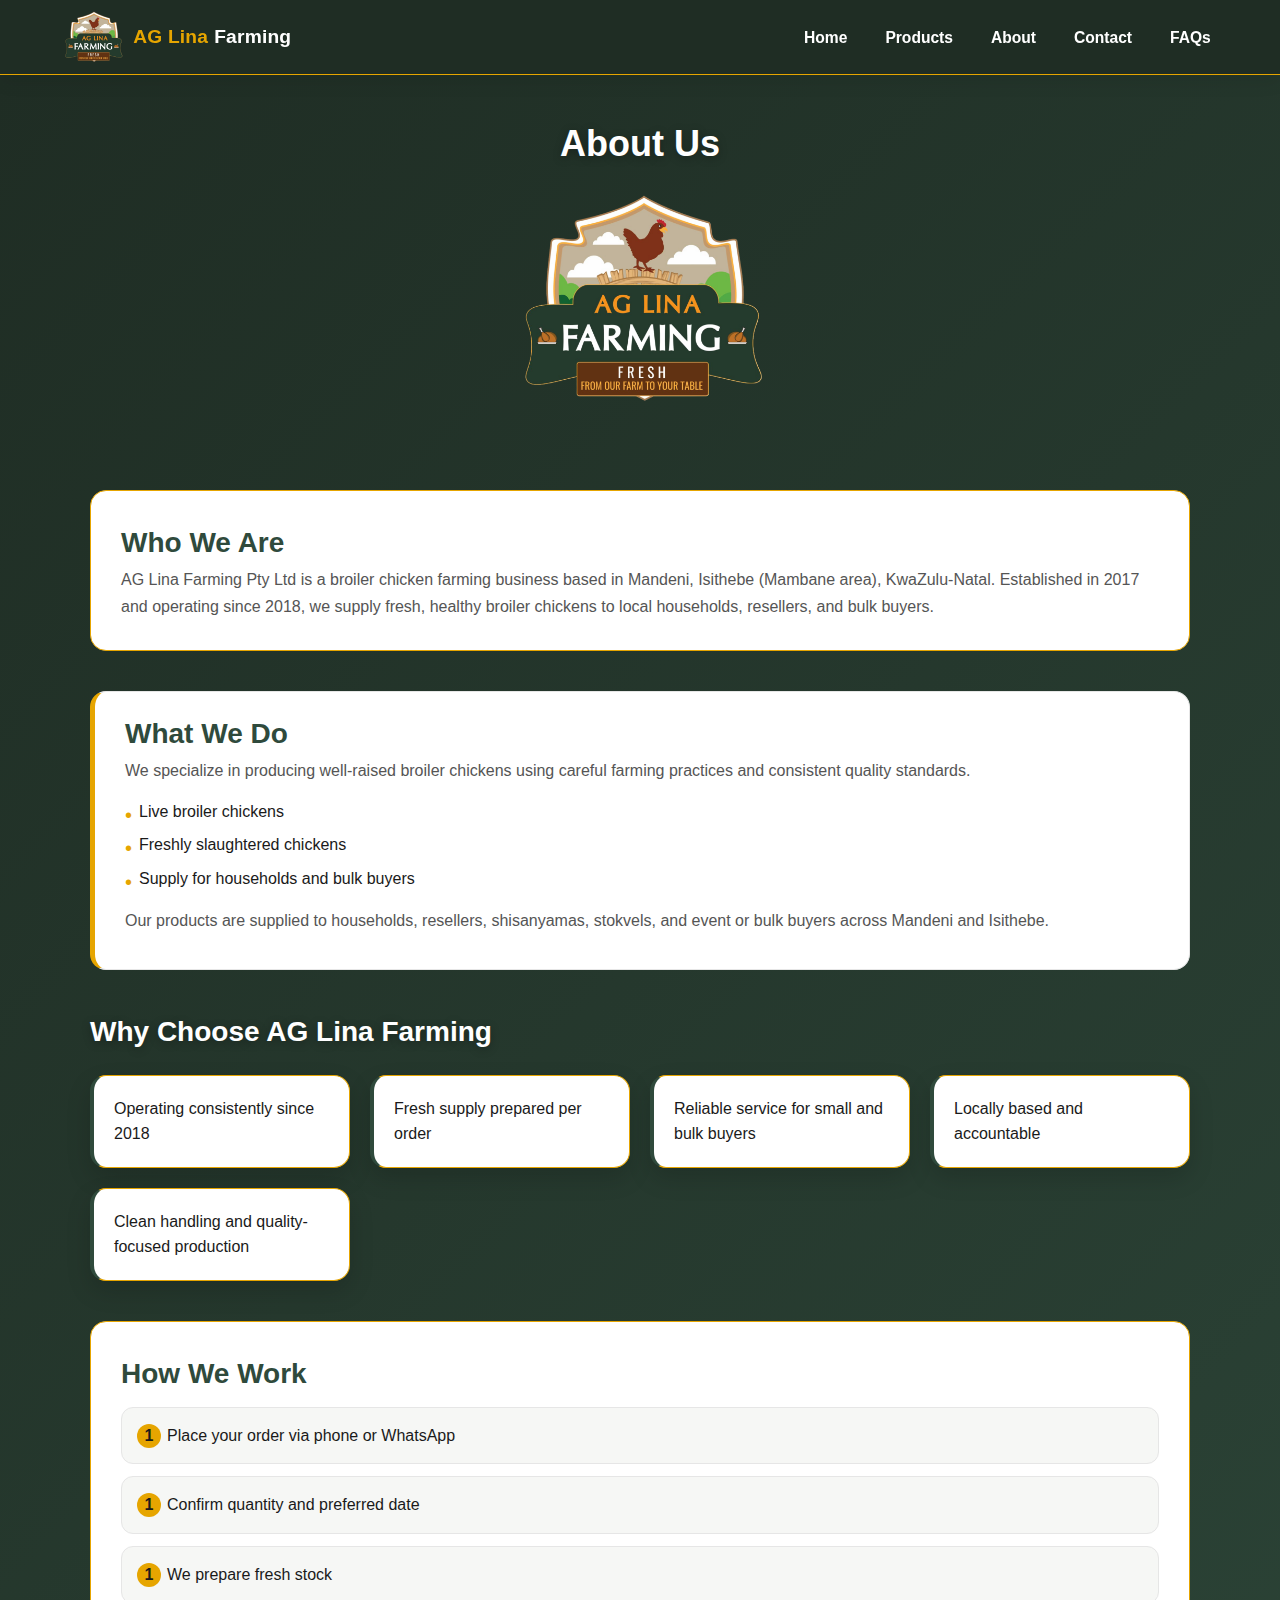
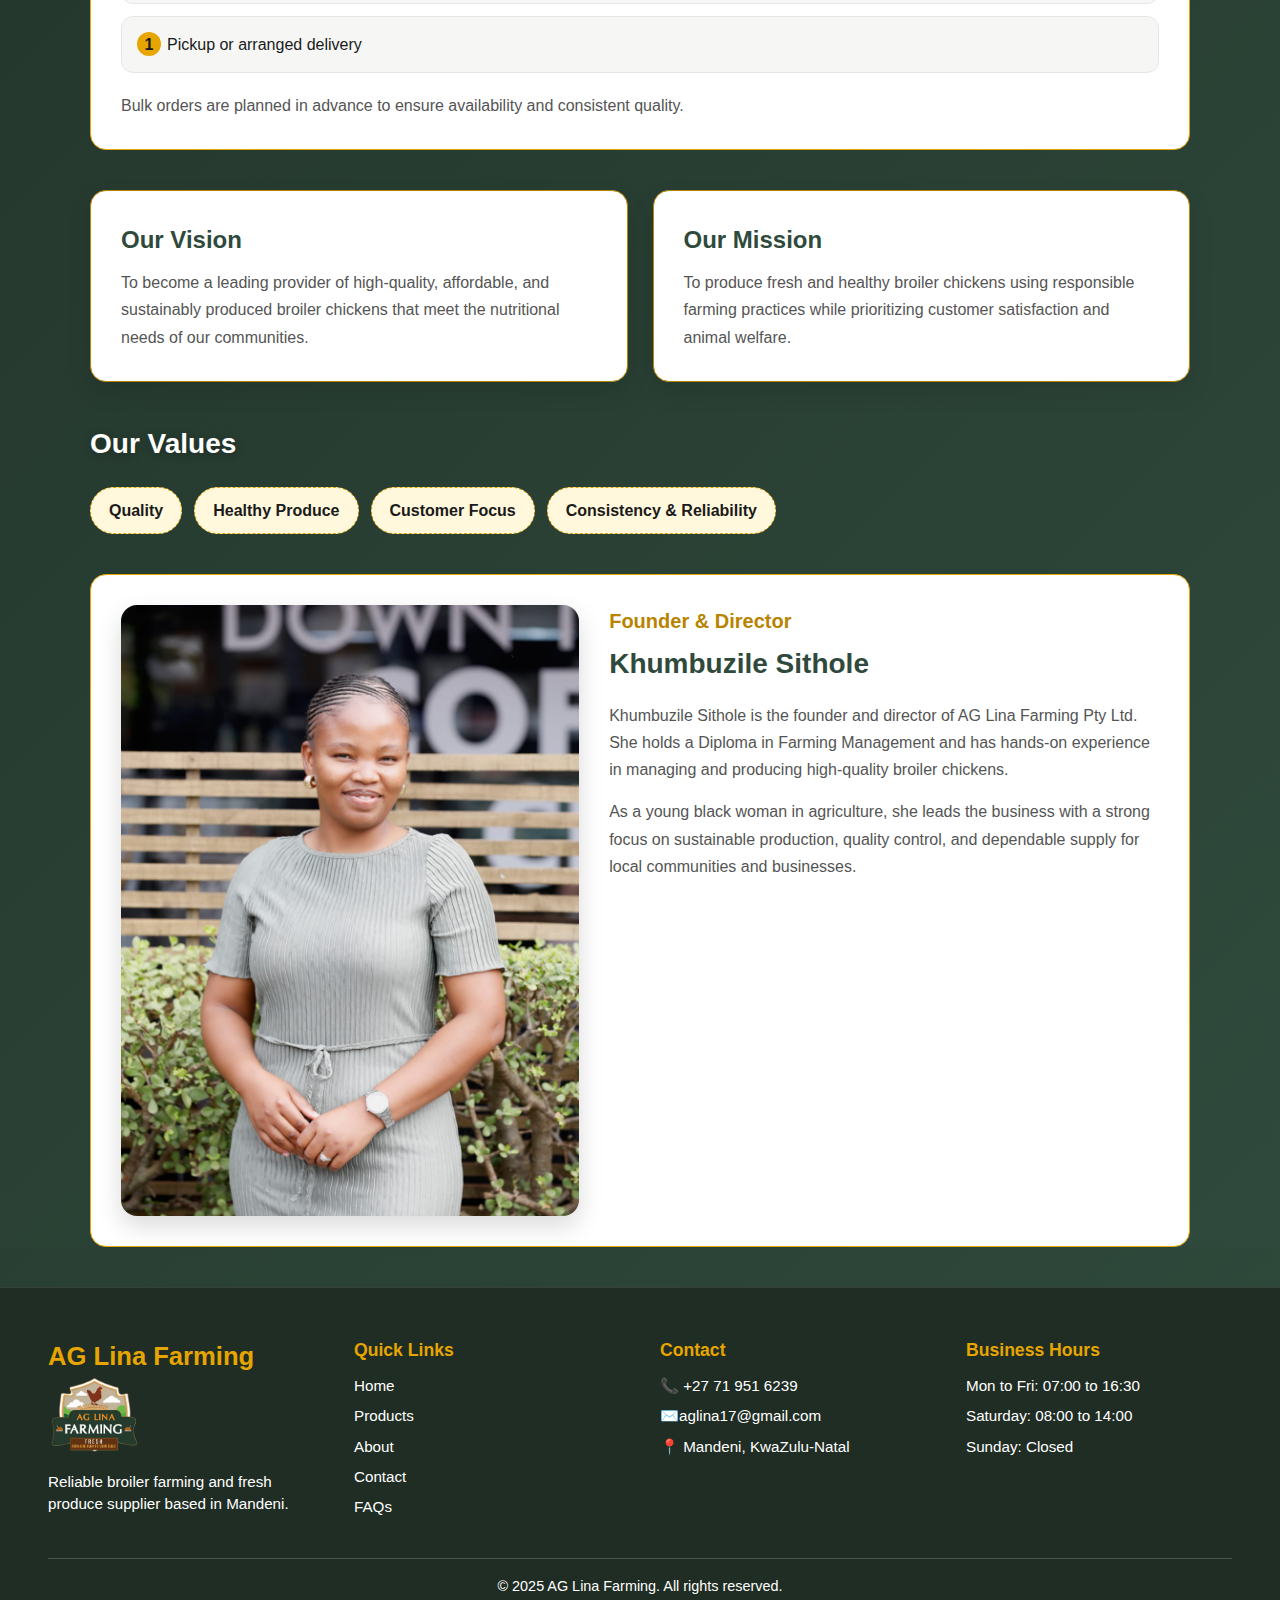
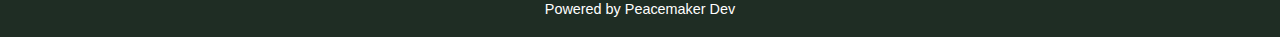
<file: about.html>
<!DOCTYPE html>
<html lang="en">

<head>
    <meta charset="UTF-8">
    <meta name="viewport" content="width=device-width, initial-scale=1.0">

    <!-- PAGE TITLE -->
    <title>About Us | AG Lina Farming – Fresh & Organic Broiler Chickens</title>

    <!-- SEO META -->
    <meta name="description"
        content="Learn about AG Lina Farming, a trusted poultry farm supplying fresh and healthy broiler chickens in Mandeni and Isithebe. Quality, care, and reliability.">
    <meta name="keywords"
        content="AG Lina Farming, poultry farm Mandeni, broiler chicken farm Isithebe, organic chicken KwaZulu-Natal">
    <meta name="author" content="AG Lina Farming">
    <meta name="robots" content="index, follow">

    <!-- CANONICAL -->
    <link rel="canonical" href="https://www.aglinafarming.co.za/about.html">

    <!-- OPEN GRAPH -->
    <meta property="og:type" content="website">
    <meta property="og:title" content="About AG Lina Farming">
    <meta property="og:description"
        content="Discover the story behind AG Lina Farming and our commitment to fresh, quality broiler chickens in KwaZulu-Natal.">
    <meta property="og:url" content="https://www.aglinafarming.co.za/about.html">
    <meta property="og:image" content="https://www.aglinafarming.co.za/images/farm.jpg">
    <meta property="og:site_name" content="AG Lina Farming">

    <!-- TWITTER -->
    <meta name="twitter:card" content="summary_large_image">
    <meta name="twitter:title" content="About AG Lina Farming">
    <meta name="twitter:description"
        content="Trusted poultry farming in Mandeni and Isithebe. Fresh broiler chickens supplied with care.">
    <meta name="twitter:image" content="https://www.aglinafarming.co.za/images/farm.jpg">

    <!-- LOCAL SEO -->
    <meta name="geo.region" content="ZA-KZN">
    <meta name="geo.placename" content="Mandeni, Isithebe">
    <meta name="language" content="English">

    <!-- STYLES -->
    <link rel="stylesheet" href="styles.css">
</head>

<body>
    <!-- HEADER -->
    <header class="main-header" role="banner" aria-label="Primary header">
        <div class="nav-container">
            <a href="index.html" class="logo">
                <img src="images/icons/tiny-logo.png" alt="AG Lina Farming Logo" width="60">
                <span class="brand"><span class="t2">AG Lina</span> Farming</span>
            </a>

            <!-- Mobile toggle (minimal addition) -->
            <button class="nav-toggle" aria-label="Open menu" aria-expanded="false" aria-controls="primary-nav">
                <img class="nav-toggle-icon" src="images/icons/menu.png" alt="Menu Icon">
            </button>

            <nav role="navigation" aria-label="Primary" id="primary-nav">
                <ul>
                    <li><a href="index.html">Home</a></li>
                    <li><a href="products.html">Products</a></li>
                    <li><a href="about.html">About</a></li>
                    <li><a href="contact.html">Contact</a></li>
                    <li><a href="faq.html">FAQs</a></li>
                </ul>
            </nav>
        </div>
    </header>
    <!-- ABOUT INTRO -->


    <main class="about-page" role="main">
        <section class="about-intro">
            <h1 class="about-intro-title">About Us</h1>
            <img src="images/icons/tiny-logo.png" class="about-intro-logo" alt="AG Lina Farming Logo" width="250">
        </section>

        <!-- ABOUT DESCRIPTION -->
        <section class="about-description">
            <h2 class="about-description-title">Who We Are</h2>
            <p>
                AG Lina Farming Pty Ltd is a broiler chicken farming business based in Mandeni,
                Isithebe (Mambane area), KwaZulu-Natal. Established in 2017 and operating since
                2018, we supply fresh, healthy broiler chickens to local households, resellers,
                and bulk buyers.
            </p>
        </section>

        <!-- WHAT WE DO -->
        <section class="what-we-do-section">
            <h2>What We Do</h2>
            <p>
                We specialize in producing well-raised broiler chickens using careful farming
                practices and consistent quality standards.
            </p>

            <ul class="what-we-do-list">
                <li>Live broiler chickens</li>
                <li>Freshly slaughtered chickens</li>
                <li>Supply for households and bulk buyers</li>
            </ul>

            <p>
                Our products are supplied to households, resellers, shisanyamas, stokvels,
                and event or bulk buyers across Mandeni and Isithebe.
            </p>
        </section>

        <!-- WHY CHOOSE US -->
        <section class="why-choose">
            <h2>Why Choose AG Lina Farming</h2>
            <ul class="why-choose-list">
                <li>Operating consistently since 2018</li>
                <li>Fresh supply prepared per order</li>
                <li>Reliable service for small and bulk buyers</li>
                <li>Locally based and accountable</li>
                <li>Clean handling and quality-focused production</li>
            </ul>
        </section>

        <!-- HOW WE WORK -->
        <section class="how-we-work">
            <h2>How We Work</h2>

            <ol class="how-we-work-steps">
                <li>Place your order via phone or WhatsApp</li>
                <li>Confirm quantity and preferred date</li>
                <li>We prepare fresh stock</li>
                <li>Pickup or arranged delivery</li>
            </ol>

            <p>
                Bulk orders are planned in advance to ensure availability and consistent quality.
            </p>

        </section>

        <!-- VISION & MISSION -->
        <section class="vision-mission">
            <div class="vision-mission-grid">

                <div class="vision-mission-card">
                    <h2>Our Vision</h2>
                    <p>
                        To become a leading provider of high-quality, affordable, and sustainably
                        produced broiler chickens that meet the nutritional needs of our communities.
                    </p>
                </div>

                <div class="vision-mission-card">
                    <h2>Our Mission</h2>
                    <p>
                        To produce fresh and healthy broiler chickens using responsible farming
                        practices while prioritizing customer satisfaction and animal welfare.
                    </p>
                </div>

            </div>
        </section>

        <!-- VALUES -->
        <section class="values">
            <h2>Our Values</h2>
            <ul class="values-list">
                <li>Quality</li>
                <li>Healthy Produce</li>
                <li>Customer Focus</li>
                <li>Consistency & Reliability</li>
            </ul>
        </section>

        <!-- FOUNDER -->
        <section class="founder">
            <div class="founder-grid">

                <div class="founder-image-wrap">
                    <img src="images/founder.jpg" class="founder-image" alt="Khumbuzile Sithole - Founder of AG Lina Farming">
                </div>

                <div class="founder-info">
                    <h2 class="founder-title">Founder & Director</h2>
                    <h3 class="founder-name">Khumbuzile Sithole</h3>

                    <p>
                        Khumbuzile Sithole is the founder and director of AG Lina Farming Pty Ltd.
                        She holds a Diploma in Farming Management and has hands-on experience
                        in managing and producing high-quality broiler chickens.
                    </p>

                    <p>
                        As a young black woman in agriculture, she leads the business with a strong
                        focus on sustainable production, quality control, and dependable supply
                        for local communities and businesses.
                    </p>
                </div>

            </div>
        </section>

    </main>

    <footer>
        <div class="footer-container">

            <!-- BRAND -->
            <div class="footer-col">
                <h3 class="footer-logo">AG Lina Farming</h3>
                <img class="footer-logo-image" src="images/icons/tiny-logo.png" alt="AG Lina Farming Logo" width="90">
                <p class="footer-desc">
                    Reliable broiler farming and fresh produce supplier based in Mandeni.
                </p>
            </div>

            <!-- QUICK LINKS -->
            <div class="footer-col">
                <h4>Quick Links</h4>
                <ul>
                    <li><a href="index.html">Home</a></li>
                    <li><a href="products.html">Products</a></li>
                    <li><a href="about.html">About</a></li>
                    <li><a href="contact.html">Contact</a></li>
                    <li><a href="faq.html">FAQs</a></li>
                </ul>
            </div>

            <!-- CONTACT INFO -->
            <div class="footer-col">
                <h4>Contact</h4>
                <ul class="contact-info">
                    <li>📞 +27 71 951 6239</li>
                    <li>✉️aglina17@gmail.com</li>
                    <li>📍 Mandeni, KwaZulu-Natal</li>
                </ul>
            </div>

            <!-- BUSINESS HOURS -->
            <div class="footer-col">
                <h4>Business Hours</h4>
                <ul>
                    <li>Mon to Fri: 07:00 to 16:30</li>
                    <li>Saturday: 08:00 to 14:00</li>
                    <li>Sunday: Closed</li>
                </ul>
            </div>

        </div>

        <div class="footer-bottom">
            <p>© 2025 AG Lina Farming. All rights reserved.</p>
            <p>Powered by Peacemaker Dev</p>
        </div>
    </footer>

</body>
<script src="interactions.js"></script><!-- Link to the hero animation script -->
<script>
    // Add to your existing JavaScript file
    function revealOnScroll() {
        const elements = document.querySelectorAll('.about-page-section, .about-page-description, .what-we-do-section, .about-founder, .about-box, .about-values li');

        elements.forEach(element => {
            const elementTop = element.getBoundingClientRect().top;
            const windowHeight = window.innerHeight;

            if (elementTop < windowHeight - 100) {
                element.classList.add('show');
            }
        });
    }

    // Initialize on load and scroll
    window.addEventListener('load', revealOnScroll);
    window.addEventListener('scroll', revealOnScroll);
</script>

</html>
</file>
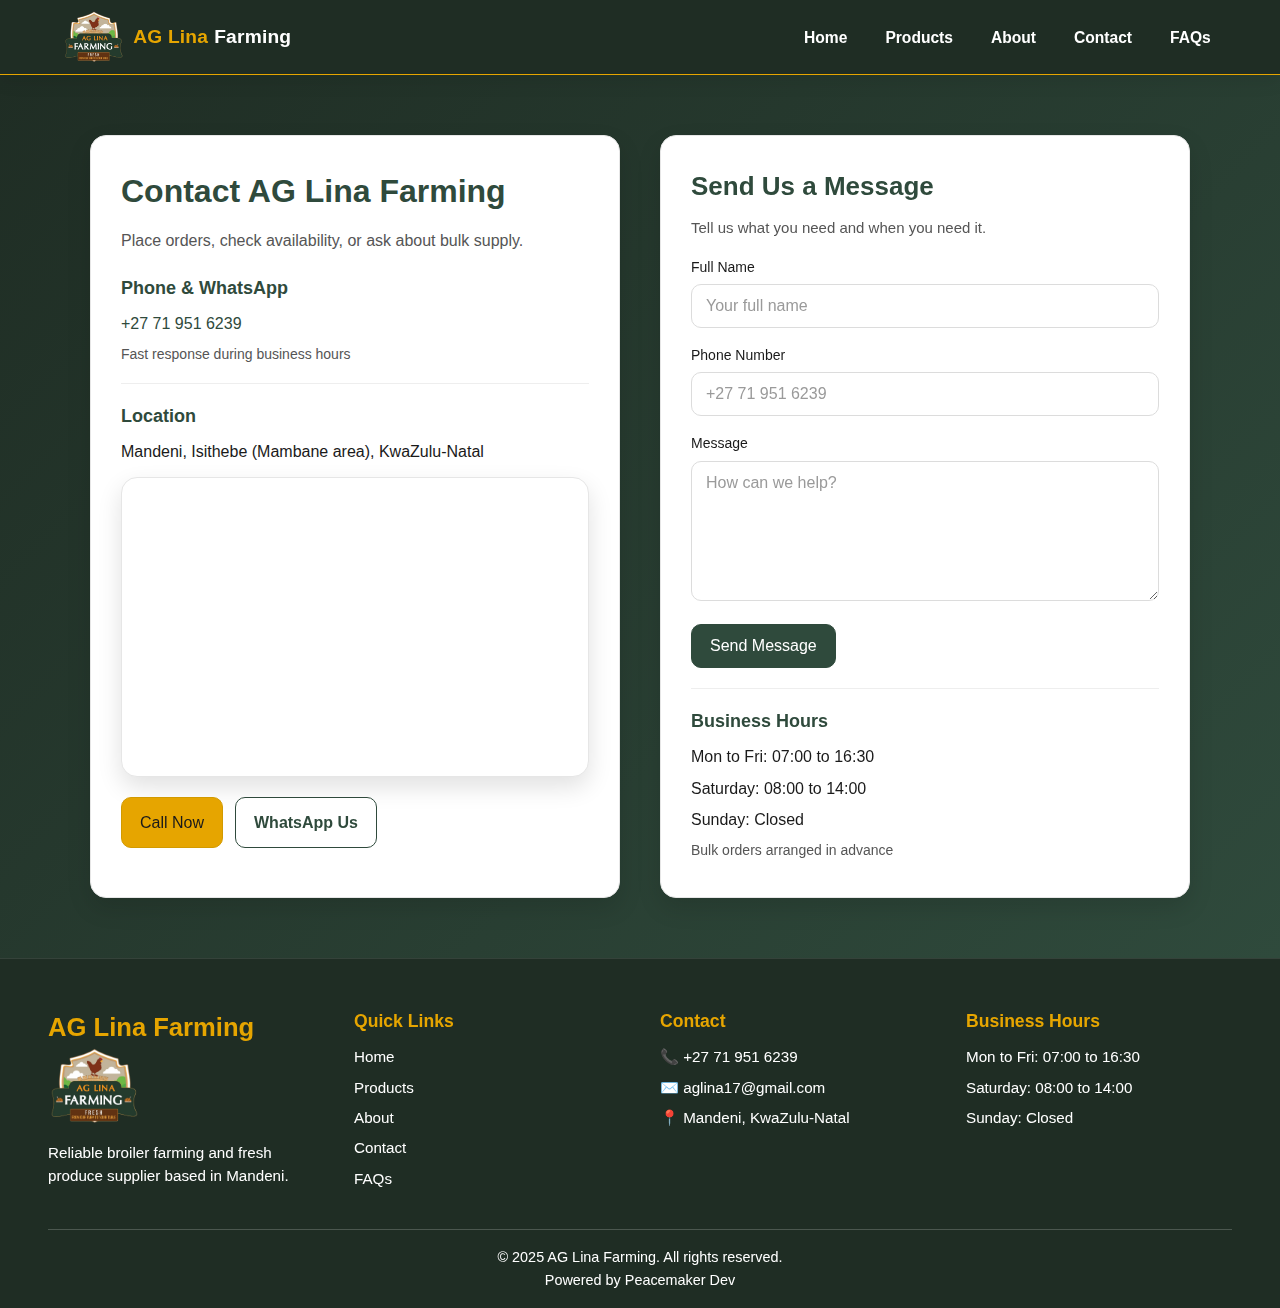
<file: contact.html>
<!DOCTYPE html>
<html lang="en">

<head>
    <meta charset="UTF-8">
    <meta name="viewport" content="width=device-width, initial-scale=1.0">

    <!-- PAGE TITLE -->
    <title>Contact AG Lina Farming | Orders, Enquiries & Bulk Supply</title>

    <!-- SEO META -->
    <meta name="description"
        content="Contact AG Lina Farming to place chicken orders, request bulk pricing, or make enquiries. Supplying fresh broiler chickens in Mandeni and Isithebe.">
    <meta name="keywords"
        content="contact AG Lina Farming, chicken orders Mandeni, broiler supply Isithebe, poultry farm contact">
    <meta name="author" content="AG Lina Farming">
    <meta name="robots" content="index, follow">

    <!-- CANONICAL -->
    <link rel="canonical" href="https://www.aglinafarming.co.za/contact.html">

    <!-- OPEN GRAPH -->
    <meta property="og:type" content="website">
    <meta property="og:title" content="Contact AG Lina Farming">
    <meta property="og:description"
        content="Place orders or get in touch with AG Lina Farming for fresh broiler chicken supply in KwaZulu-Natal.">
    <meta property="og:url" content="https://www.aglinafarming.co.za/contact.html">
    <meta property="og:image" content="https://www.aglinafarming.co.za/images/contact.jpg">
    <meta property="og:site_name" content="AG Lina Farming">

    <!-- TWITTER -->
    <meta name="twitter:card" content="summary_large_image">
    <meta name="twitter:title" content="Contact AG Lina Farming">
    <meta name="twitter:description" content="Orders, enquiries, and bulk chicken supply in Mandeni and Isithebe.">
    <meta name="twitter:image" content="https://www.aglinafarming.co.za/images/contact.jpg">

    <!-- LOCAL SEO -->
    <meta name="geo.region" content="ZA-KZN">
    <meta name="geo.placename" content="Mandeni, Isithebe">
    <meta name="language" content="English">

    <!-- STYLES -->
    <link rel="stylesheet" href="styles.css">
</head>

<body>
    <!-- HEADER -->
    <header class="main-header" role="banner" aria-label="Primary header">
        <div class="nav-container">
            <a href="index.html" class="logo">
                <img src="images/icons/tiny-logo.png" alt="AG Lina Farming Logo" width="60">
                <span class="brand"><span class="t2">AG Lina</span> Farming</span>
            </a>

            <!-- Mobile toggle (minimal addition) -->
            <button class="nav-toggle" aria-label="Open menu" aria-expanded="false" aria-controls="primary-nav">
                <img class="nav-toggle-icon" src="images/icons/menu.png" alt="Menu Icon">
            </button>

            <nav role="navigation" aria-label="Primary" id="primary-nav">
                <ul>
                    <li><a href="index.html">Home</a></li>
                    <li><a href="products.html">Products</a></li>
                    <li><a href="about.html">About</a></li>
                    <li><a href="contact.html">Contact</a></li>
                    <li><a href="faq.html">FAQs</a></li>
                </ul>
            </nav>
        </div>
    </header>

    <!-- CONTACT PAGE -->
    <main id="contact" class="contact-page" role="main">
        <section class="contact-layout">
            <!-- LEFT COLUMN: CONTACT INFO -->
            <div class="contact-page-info">
                <h1>Contact AG Lina Farming</h1>
                <p class="contact-intro">
                    Place orders, check availability, or ask about bulk supply.
                </p>

                <div class="contact-block">
                    <h3>Phone & WhatsApp</h3>
                    <p>
                        <a href="tel:+27719516239">+27 71 951 6239</a>
                    </p>
                    <p class="note">Fast response during business hours</p>
                </div>

                <div class="contact-block">
                    <h3>Location</h3>
                    <p>Mandeni, Isithebe (Mambane area), KwaZulu-Natal</p>

                    <!-- Map Box -->
                    <div class="map-box">
                        <iframe title="AG Lina Farming Location"
                            src="https://www.google.com/maps?q=-29.077944,31.402417&z=14&output=embed"
                            allowfullscreen="" loading="lazy" referrerpolicy="no-referrer-when-downgrade">
                        </iframe>
                    </div>
                </div>

                <div class="contact-actions">
                    <a href="tel:+27719516239" class="contact-page-btn btn-primary">Call Now</a>
                    <a href="https://wa.me/27719516239" class="contact-page-btn btn-outline">WhatsApp Us</a>
                </div>

            </div>

            <!-- RIGHT COLUMN: CONTACT FORM -->
            <div class="contact-form">

                <h2>Send Us a Message</h2>
                <p class="form-subtext">
                    Tell us what you need and when you need it.
                </p>

                <form>

                    <div class="form-row">
                        <label for="cf-name">Full Name</label>
                        <input type="text" id="cf-name" name="full_name" placeholder="Your full name" required
                            autocomplete="name">
                    </div>

                    <div class="form-row">
                        <label for="cf-phone">Phone Number</label>
                        <input type="tel" id="cf-phone" name="phone" placeholder="+27 71 951 6239" required
                            autocomplete="tel">
                    </div>

                    <div class="form-row">
                        <label for="cf-message">Message</label>
                        <textarea id="cf-message" name="message" rows="5" placeholder="How can we help?"
                            required></textarea>
                    </div>

                    <div class="form-actions">
                        <button type="submit" class="form-btn">Send Message</button>
                    </div>

                </form>
                <div class="hour-block">
                    <h3>Business Hours</h3>
                    <p>Mon to Fri: 07:00 to 16:30</p>
                    <p>Saturday: 08:00 to 14:00</p>
                    <p>Sunday: Closed</p>
                    <p class="note">Bulk orders arranged in advance</p>
                </div>
            </div>
        </section>
    </main>

    <footer>
        <div class="footer-container">

            <!-- BRAND -->
            <div class="footer-col">
                <h3 class="footer-logo">AG Lina Farming</h3>
                <img class="footer-logo-image" src="images/icons/tiny-logo.png" alt="AG Lina Farming Logo" width="90">
                <p class="footer-desc">
                    Reliable broiler farming and fresh produce supplier based in Mandeni.
                </p>
            </div>

            <!-- QUICK LINKS -->
            <div class="footer-col">
                <h4>Quick Links</h4>
                <ul>
                    <li><a href="index.html">Home</a></li>
                    <li><a href="products.html">Products</a></li>
                    <li><a href="about.html">About</a></li>
                    <li><a href="contact.html">Contact</a></li>
                    <li><a href="faq.html">FAQs</a></li>
                </ul>
            </div>

            <!-- CONTACT INFO -->
            <div class="footer-col">
                <h4>Contact</h4>
                <ul class="contact-info">
                    <li>📞 +27 71 951 6239</li>
                    <li>✉️ aglina17@gmail.com</li>
                    <li>📍 Mandeni, KwaZulu-Natal</li>
                </ul>
            </div>

            <!-- BUSINESS HOURS -->
            <div class="footer-col">
                <h4>Business Hours</h4>
                <ul>
                    <li>Mon to Fri: 07:00 to 16:30</li>
                    <li>Saturday: 08:00 to 14:00</li>
                    <li>Sunday: Closed</li>
                </ul>
            </div>

        </div>

        <div class="footer-bottom">
            <p>© 2025 AG Lina Farming. All rights reserved.</p>
            <p>Powered by Peacemaker Dev</p>
        </div>
    </footer>


</body>
<script src="interactions.js"></script><!-- Link to the hero animation script -->

</html>
</file>
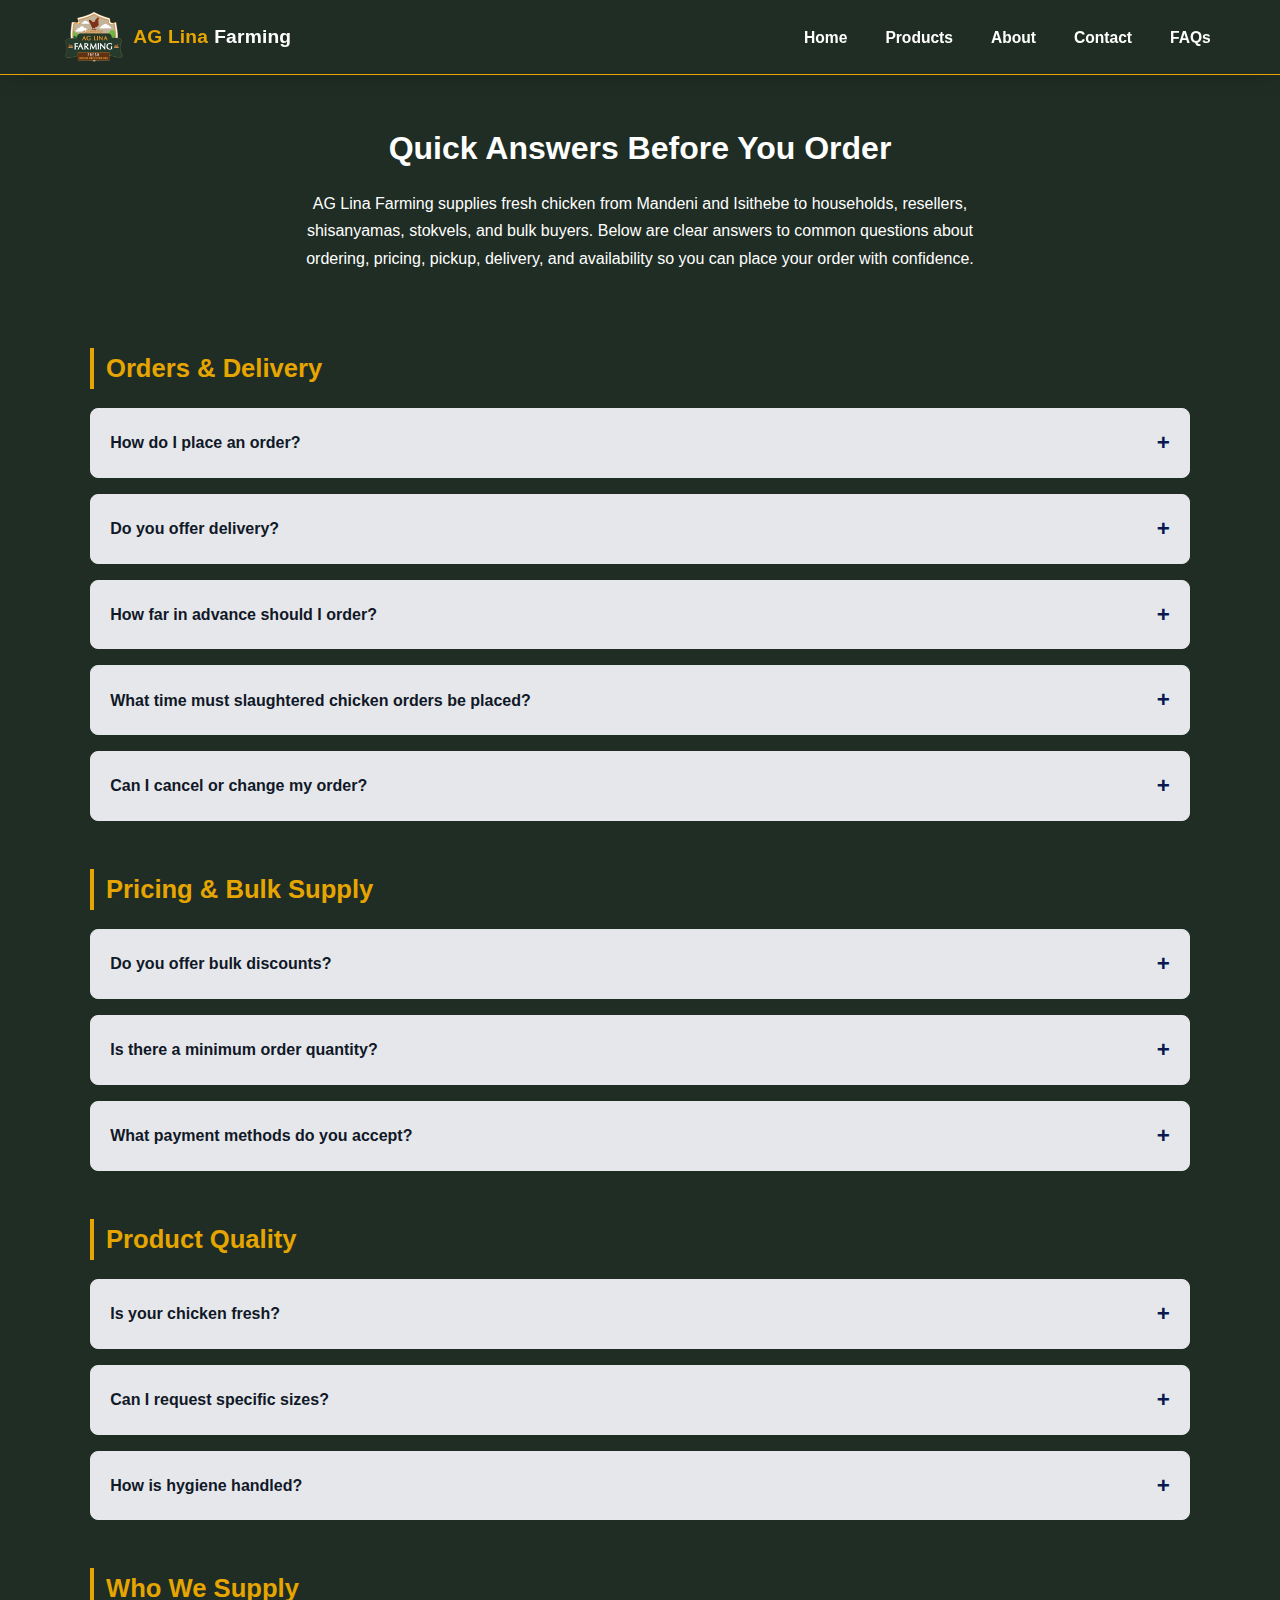
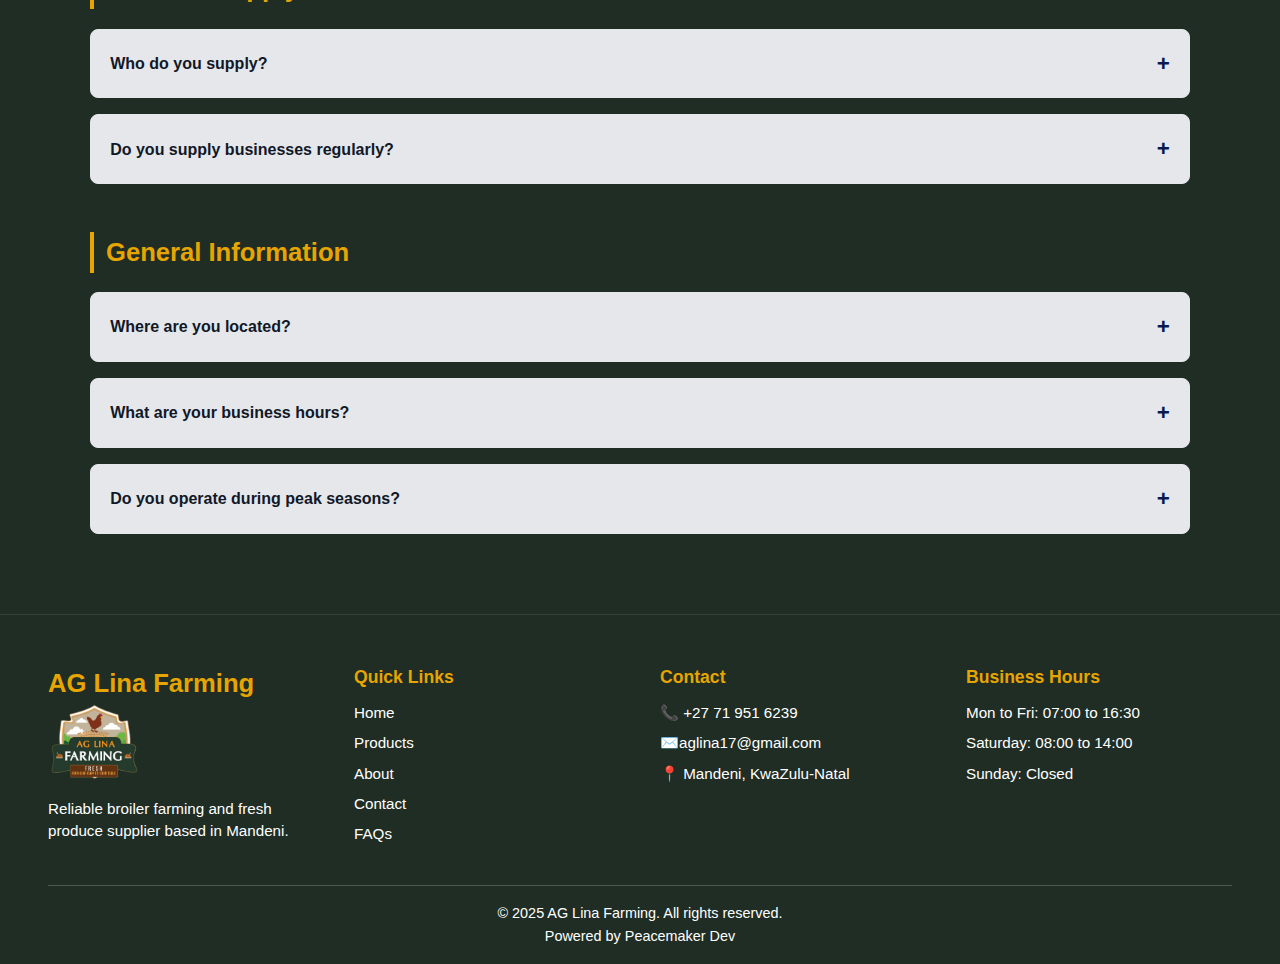
<file: faq.html>
<!DOCTYPE html>
<html lang="en">
<head>
    <meta charset="UTF-8">
    <meta name="viewport" content="width=device-width, initial-scale=1.0">

    <!-- PAGE TITLE -->
    <title>FAQs AG Lina Farming | Orders, Pricing & Delivery Info</title>

    <!-- SEO META -->
    <meta name="description"
        content="Find answers to common questions about AG Lina Farming. Learn about chicken orders, pricing, bulk supply, delivery, pickup, and business hours in Mandeni and Isithebe.">
    <meta name="keywords"
        content="AG Lina Farming FAQs, chicken orders Mandeni, broiler prices Isithebe, bulk chicken supply, poultry farm FAQ">
    <meta name="author" content="AG Lina Farming">
    <meta name="robots" content="index, follow">

    <!-- CANONICAL -->
    <link rel="canonical" href="https://www.aglinafarming.co.za/faq.html">

    <!-- OPEN GRAPH -->
    <meta property="og:type" content="website">
    <meta property="og:title" content="AG Lina Farming FAQs">
    <meta property="og:description"
        content="Clear answers about ordering, pricing, delivery, and bulk chicken supply from AG Lina Farming.">
    <meta property="og:url" content="https://www.aglinafarming.co.za/faq.html">
    <meta property="og:image" content="https://www.aglinafarming.co.za/images/faq.jpg">
    <meta property="og:site_name" content="AG Lina Farming">

    <!-- TWITTER -->
    <meta name="twitter:card" content="summary_large_image">
    <meta name="twitter:title" content="AG Lina Farming FAQs">
    <meta name="twitter:description"
        content="Get quick answers before ordering fresh broiler chickens in Mandeni and Isithebe.">
    <meta name="twitter:image" content="https://www.aglinafarming.co.za/images/faq.jpg">

    <!-- LOCAL SEO -->
    <meta name="geo.region" content="ZA-KZN">
    <meta name="geo.placename" content="Mandeni, Isithebe">
    <meta name="language" content="English">

    <!-- STYLES -->
    <link rel="stylesheet" href="styles.css">
</head>

<body>
    <!-- HEADER -->
    <header class="main-header" role="banner" aria-label="Primary header">
        <div class="nav-container">
            <a href="index.html" class="logo">
                <img src="images/icons/tiny-logo.png" alt="AG Lina Farming Logo" width="60">
                <span class="brand"><span class="t2">AG Lina</span> Farming</span>
            </a>

            <!-- Mobile toggle (minimal addition) -->
            <button class="nav-toggle" aria-label="Open menu" aria-expanded="false" aria-controls="primary-nav">
                <img class="nav-toggle-icon" src="images/icons/menu.png" alt="Menu Icon">
            </button>


            <nav role="navigation" aria-label="Primary" id="primary-nav">
                <ul>
                    <li><a href="index.html">Home</a></li>
                    <li><a href="products.html">Products</a></li>
                    <li><a href="about.html">About</a></li>
                    <li><a href="contact.html">Contact</a></li>
                    <li><a href="faq.html">FAQs</a></li>
                </ul>
            </nav>
        </div>
    </header>

    <!-- FAQ PAGE -->
    <main id="faq" class="faq-page" role="main">
        <section class="faq-intro " aria-labelledby="faq-intro-title">
            <div class=" faq-intro-container">
                <h1 id="faq-intro-title" class="faq-intro-title">
                    Quick Answers Before You Order
                </h1>
                <p class="faq-intro-text">
                    AG Lina Farming supplies fresh chicken from Mandeni and Isithebe to households, resellers,
                    shisanyamas, stokvels, and bulk buyers. Below are clear answers to common questions about
                    ordering, pricing, pickup, delivery, and availability so you can place your order with confidence.
                </p>
            </div>
        </section>


        <!-- FAQ Categories -->
        <section class="faq-content" aria-label="Frequently Asked Questions">
            <div class="faq-container">

                <!-- Orders & Delivery -->
                <section class="faq-category">
                    <h2 class="faq-category__title">Orders &amp; Delivery</h2>

                    <details class="faq-item">
                        <summary class="faq-question">How do I place an order?</summary>
                        <div class="faq-answer">
                            <p>
                                Orders are placed via call or WhatsApp on
                                <a href="tel:+27719516239">+27 71 951 6239</a>.
                                Share your quantity, preferred date, and pickup or delivery option.
                            </p>
                        </div>
                    </details>

                    <details class="faq-item">
                        <summary class="faq-question">Do you offer delivery?</summary>
                        <div class="faq-answer">
                            <p>
                                Pickup is available in Mandeni and Isithebe.
                                Delivery may be arranged for bulk orders depending on distance.
                            </p>
                        </div>
                    </details>

                    <details class="faq-item">
                        <summary class="faq-question">How far in advance should I order?</summary>
                        <div class="faq-answer">
                            <p>
                                Small orders require 24-48 hours’ notice.
                                Bulk orders require 3-5 days to secure stock.
                                Slaughtered chicken orders must be placed before 12:00 midday
                                for same-day preparation.
                            </p>
                        </div>
                    </details>

                    <details class="faq-item">
                        <summary class="faq-question">
                            What time must slaughtered chicken orders be placed?
                        </summary>
                        <div class="faq-answer">
                            <p>
                                Slaughtered chicken orders must be placed before 12:00 midday
                                to be prepared and collected on the same day.
                                Orders placed after 12:00 will be prepared the following day.
                            </p>
                        </div>
                    </details>


                    <details class="faq-item">
                        <summary class="faq-question">Can I cancel or change my order?</summary>
                        <div class="faq-answer">
                            <p>
                                Changes or cancellations must be made at least 24 hours before collection.
                                Deposits for bulk orders are non-refundable once processing begins.
                            </p>
                        </div>
                    </details>
                </section>

                <!-- Pricing & Bulk Supply -->
                <section class="faq-category">
                    <h2 class="faq-category__title">Pricing &amp; Bulk Supply</h2>

                    <details class="faq-item">
                        <summary class="faq-question">Do you offer bulk discounts?</summary>
                        <div class="faq-answer">
                            <p>
                                Yes. Pricing depends on quantity and frequency.
                                Resellers, stokvels, and event suppliers qualify for bulk rates.
                            </p>
                        </div>
                    </details>

                    <details class="faq-item">
                        <summary class="faq-question">Is there a minimum order quantity?</summary>
                        <div class="faq-answer">
                            <p>
                                There is no strict minimum for pickup orders.
                                Delivery and discounted pricing apply to bulk quantities only.
                            </p>
                        </div>
                    </details>

                    <details class="faq-item">
                        <summary class="faq-question">What payment methods do you accept?</summary>
                        <div class="faq-answer">
                            <p>
                                Cash and EFT are accepted.
                                Bulk orders may require a deposit to confirm the booking.
                            </p>
                        </div>
                    </details>
                </section>

                <!-- Product Quality -->
                <section class="faq-category">
                    <h2 class="faq-category__title">Product Quality</h2>

                    <details class="faq-item">
                        <summary class="faq-question">Is your chicken fresh?</summary>
                        <div class="faq-answer">
                            <p>
                                Yes. All orders are handled with care and supplied fresh,
                                prepared close to collection or delivery time.
                            </p>
                        </div>
                    </details>

                    <details class="faq-item">
                        <summary class="faq-question">Can I request specific sizes?</summary>
                        <div class="faq-answer">
                            <p>
                                Size preferences can be requested.
                                Availability depends on current stock at the time of order.
                            </p>
                        </div>
                    </details>

                    <details class="faq-item">
                        <summary class="faq-question">How is hygiene handled?</summary>
                        <div class="faq-answer">
                            <p>
                                We follow proper handling and storage practices to ensure
                                clean, safe, and quality supply at all times.
                            </p>
                        </div>
                    </details>
                </section>

                <!-- Who We Supply -->
                <section class="faq-category">
                    <h2 class="faq-category__title">Who We Supply</h2>

                    <details class="faq-item">
                        <summary class="faq-question">Who do you supply?</summary>
                        <div class="faq-answer">
                            <p>
                                We supply resellers, shisanyamas, stokvels, events,
                                and households around Mandeni and Isithebe.
                            </p>
                        </div>
                    </details>

                    <details class="faq-item">
                        <summary class="faq-question">Do you supply businesses regularly?</summary>
                        <div class="faq-answer">
                            <p>
                                Yes. Ongoing supply arrangements are available for
                                businesses needing consistent stock.
                            </p>
                        </div>
                    </details>
                </section>

                <!-- General Information -->
                <section class="faq-category">
                    <h2 class="faq-category__title">General Information</h2>

                    <details class="faq-item">
                        <summary class="faq-question">Where are you located?</summary>
                        <div class="faq-answer">
                            <p>
                                We operate in Mandeni and Isithebe.
                                A Google Maps location link can be shared on request.
                            </p>
                        </div>
                    </details>

                    <details class="faq-item">
                        <summary class="faq-question">What are your business hours?</summary>
                        <div class="faq-answer">
                            <p>
                                Monday to Friday: 07:00 – 16:30<br>
                                Saturday: 08:00 – 14:00<br>
                                Sunday: Closed<br><br>
                                Slaughtered chicken orders must be confirmed before 12:00 midday
                                during operating hours for same-day preparation.
                            </p>

                        </div>
                    </details>

                    <details class="faq-item">
                        <summary class="faq-question">Do you operate during peak seasons?</summary>
                        <div class="faq-answer">
                            <p>
                                Yes, but early booking is strongly recommended during
                                holidays and high-demand periods.
                            </p>
                        </div>
                    </details>
                </section>

            </div>
        </section>
    </main>

    <footer>
        <div class="footer-container">

            <!-- BRAND -->
            <div class="footer-col">
                <h3 class="footer-logo">AG Lina Farming</h3>
                <img class="footer-logo-image" src="images/icons/tiny-logo.png" alt="AG Lina Farming Logo" width="90">
                <p class="footer-desc">
                    Reliable broiler farming and fresh produce supplier based in Mandeni.
                </p>
            </div>

            <!-- QUICK LINKS -->
            <div class="footer-col">
                <h4>Quick Links</h4>
                <ul>
                    <li><a href="index.html">Home</a></li>
                    <li><a href="products.html">Products</a></li>
                    <li><a href="about.html">About</a></li>
                    <li><a href="contact.html">Contact</a></li>
                    <li><a href="faq.html">FAQs</a></li>
                </ul>
            </div>

            <!-- CONTACT INFO -->
            <div class="footer-col">
                <h4>Contact</h4>
                <ul class="contact-info">
                    <li>📞 +27 71 951 6239</li>
                    <li>✉️aglina17@gmail.com</li>
                    <li>📍 Mandeni, KwaZulu-Natal</li>
                </ul>
            </div>

            <!-- BUSINESS HOURS -->
            <div class="footer-col">
                <h4>Business Hours</h4>
                <ul>
                    <li>Mon to Fri: 07:00 to 16:30</li>
                    <li>Saturday: 08:00 to 14:00</li>
                    <li>Sunday: Closed</li>
                </ul>
            </div>

        </div>

        <div class="footer-bottom">
            <p>© 2025 AG Lina Farming. All rights reserved.</p>
            <p>Powered by Peacemaker Dev</p>
        </div>
    </footer>

</body>
<script src="interactions.js"></script><!-- Link to the hero animation script -->
<script>
document.addEventListener("DOMContentLoaded", () => {
        const revealElements = document.querySelectorAll(".reveal");

        const observer = new IntersectionObserver(
            (entries) => {
                entries.forEach((entry, index) => {
                    if (entry.isIntersecting) {
                        setTimeout(() => {
                            entry.target.classList.add("show");
                        }, index * 150);
                        observer.unobserve(entry.target);
                    }
                });
            },
            {
                threshold: 0.15
            }
        );

        revealElements.forEach(el => observer.observe(el));
    });

    // Feature reveal for "Why Choose Us" section
    document.addEventListener("DOMContentLoaded", () => {
        const featureItems = document.querySelectorAll(".feature-reveal");

        const featureObserver = new IntersectionObserver(
            (entries) => {
                entries.forEach((entry, index) => {
                    if (entry.isIntersecting) {
                        setTimeout(() => {
                            entry.target.classList.add("show");
                        }, index * 120);
                        featureObserver.unobserve(entry.target);
                    }
                });
            },
            {
                threshold: 0.25
            }
        );

        featureItems.forEach(item => featureObserver.observe(item));
    });

</script>


</html>
</file>
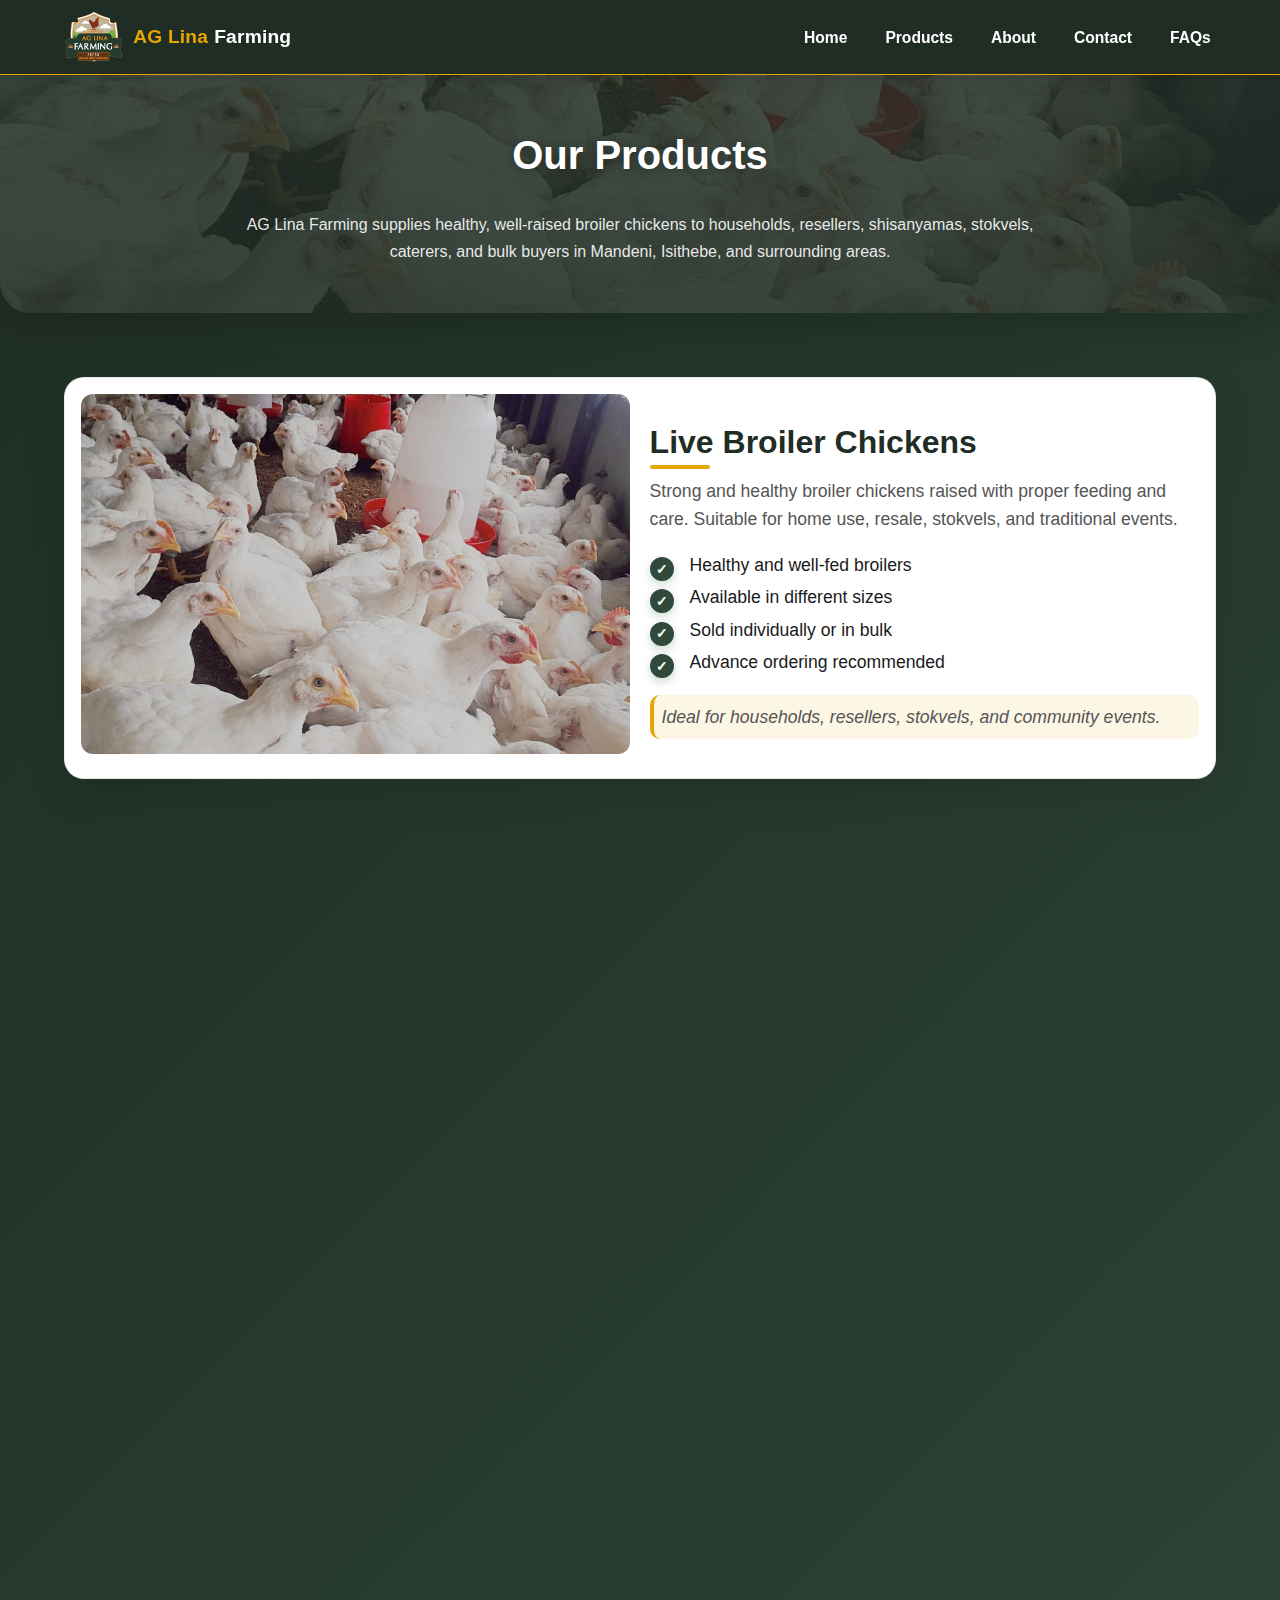
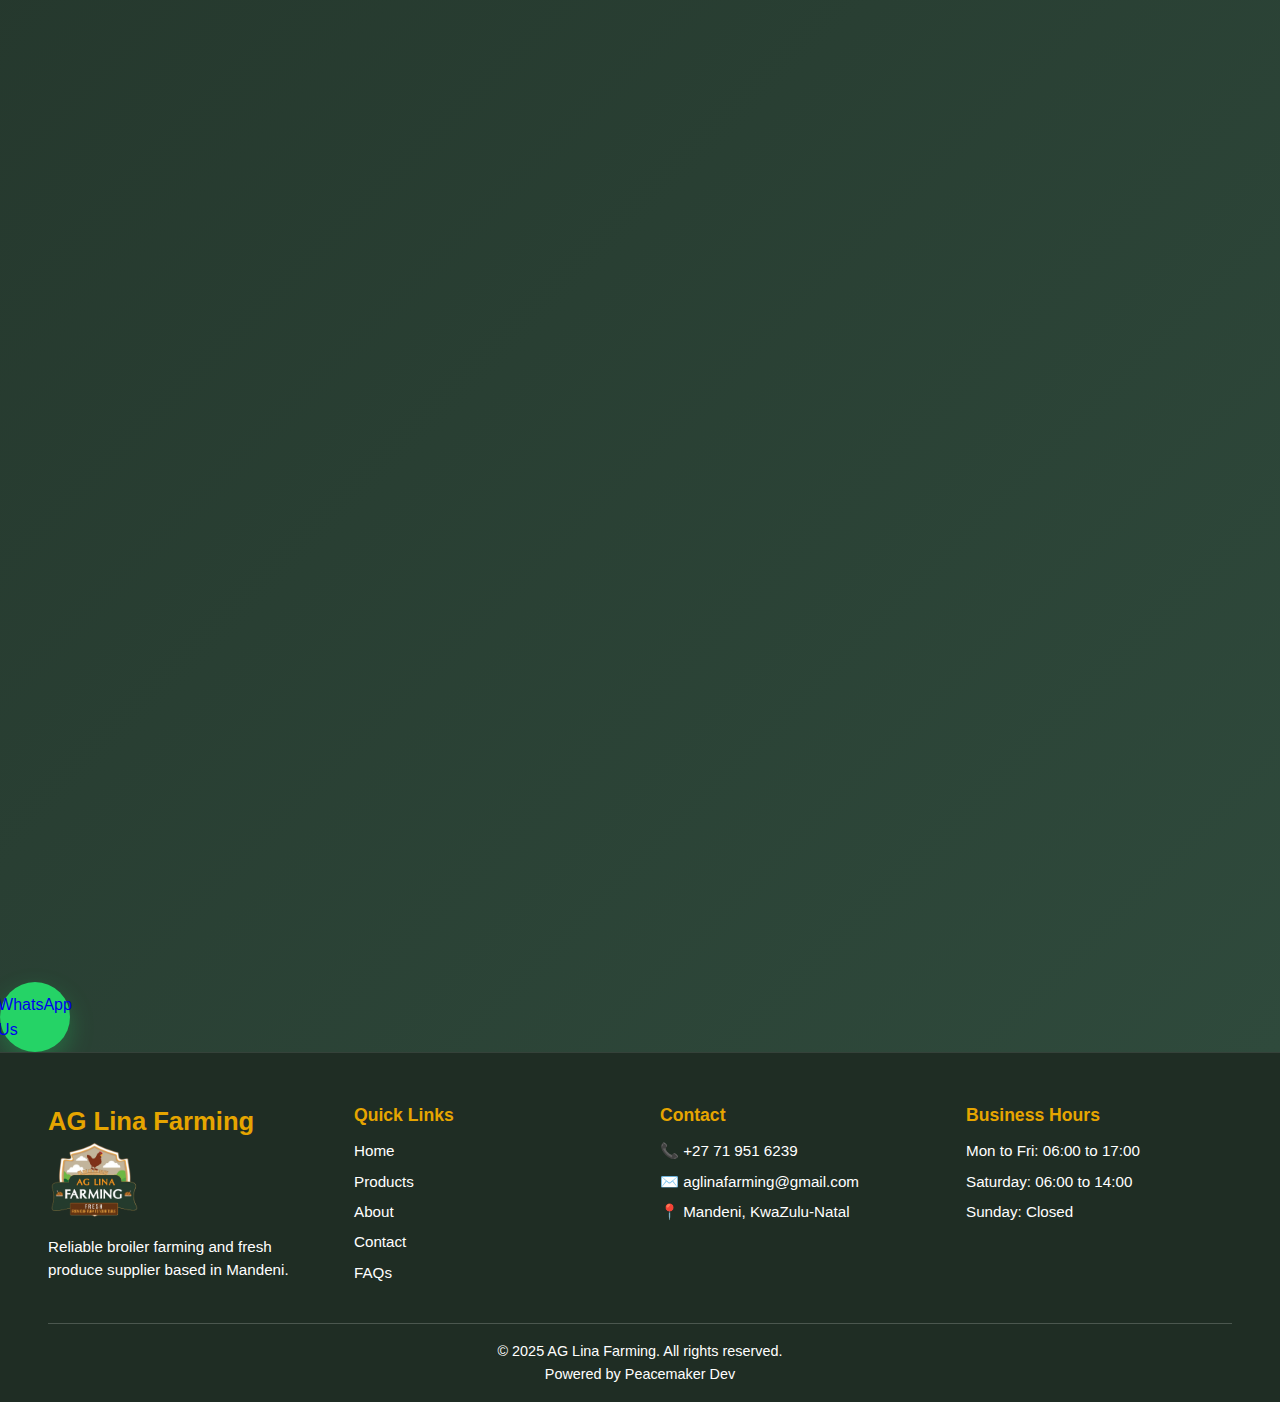
<file: products.html>
<!DOCTYPE html>
<html lang="en">

<head>
    <meta charset="UTF-8">
    <meta name="viewport" content="width=device-width, initial-scale=1.0">
    <title>Products AG Lina Farming | Organic Broiler Chickens</title>
    <link rel="stylesheet" href="styles.css">
</head>

<body>
    <!-- HEADER -->
    <header class="main-header" role="banner" aria-label="Primary header">
        <div class="nav-container">
            <a href="home.html" class="logo">
                <img src="images/icons/tiny-logo.png" alt="AG Lina Farming Logo" width="60">
                <span class="brand"><span class="t2">AG Lina</span> Farming</span>
            </a>

            <!-- Mobile toggle (minimal addition) -->
            <button class="nav-toggle" aria-label="Open menu" aria-expanded="false" aria-controls="primary-nav">
                <img class="nav-toggle-icon" src="images/icons/menu.png" alt="Menu Icon">
            </button>

            <nav role="navigation" aria-label="Primary" id="primary-nav">
                <ul>
                    <li><a href="home.html">Home</a></li>
                    <li><a href="products.html">Products</a></li>
                    <li><a href="about.html">About</a></li>
                    <li><a href="contact.html">Contact</a></li>
                    <li><a href="faq.html">FAQs</a></li>
                </ul>
            </nav>
        </div>
    </header>

    <main class="products-page" role="main">

        <!-- INTRO -->
        <section class="products-hero">
            <h1>Our Products</h1>
            <p>
                AG Lina Farming supplies healthy, well-raised broiler chickens to households,
                resellers, shisanyamas, stokvels, caterers, and bulk buyers in Mandeni,
                Isithebe, and surrounding areas.
            </p>
        </section>

        <!-- LIVE BROILERS -->
        <article id="live" class="product-showcase-item">
            <div class="product-media">
                <img src="images/live.jpg" alt="Live broiler chickens for sale in Mandeni">
            </div>

            <div class="product-text">
                <h2>Live Broiler Chickens</h2>
                <p>
                    Strong and healthy broiler chickens raised with proper feeding and care.
                    Suitable for home use, resale, stokvels, and traditional events.
                </p>

                <ul class="product-features">
                    <li>Healthy and well-fed broilers</li>
                    <li>Available in different sizes</li>
                    <li>Sold individually or in bulk</li>
                    <li>Advance ordering recommended</li>
                </ul>

                <p class="product-for">
                    Ideal for households, resellers, stokvels, and community events.
                </p>
            </div>
        </article>

        <!-- SLAUGHTERED -->
        <article id="slaughtered" class="product-showcase-item reverse">
            <div class="product-media">
                <img src="images/slaughtered.jpg" alt="Freshly slaughtered broiler chickens">
            </div>

            <div class="product-text">
                <h2>Slaughtered & Cleaned Chickens</h2>
                <p>
                    Freshly slaughtered and properly cleaned chickens prepared per order.
                    Ideal for customers who prefer ready-to-cook poultry.
                </p>

                <ul class="product-features">
                    <li>Slaughtered on order</li>
                    <li>Cleaned and hygienically handled</li>
                    <li>Ready to cook</li>
                    <li>Bulk quantities available</li>
                </ul>

                <p class="product-for">
                    Ideal for families, caterers, and shisanyamas.
                </p>
            </div>
        </article>

        <!-- BULK -->
        <article id="bulk" class="product-showcase-item">
            <div class="product-media">
                <img src="images/live.jpg" alt="Bulk broiler chicken supply">
            </div>

            <div class="product-text">
                <h2>Bulk Orders</h2>
                <p>
                    Reliable bulk supply for resellers, stokvels, caterers, and large events.
                    Bulk orders are planned to ensure availability and consistent quality.
                </p>

                <ul class="product-features">
                    <li>Live or slaughtered options</li>
                    <li>Consistent sizing and quality</li>
                    <li>Planned preparation</li>
                    <li>Reliable supply</li>
                </ul>

                <p class="product-for">
                    Ideal for events, vendors, butcheries, and regular buyers.
                </p>
            </div>
        </article>

        <!-- COMPARISON -->
        <section class="product-comparison reveal">
            <h2>Product Comparison</h2>

            <div class="comparison-wrapper">
                <table class="comparison-table">
                    <thead>
                        <tr>
                            <th scope="col">Product</th>
                            <th scope="col">Preparation</th>
                            <th scope="col">Best For</th>
                            <th scope="col">Bulk Available</th>
                        </tr>
                    </thead>

                    <tbody>
                        <tr>
                            <th scope="row">
                                🐔 Live Chickens
                            </th>
                            <td data-label="Preparation">
                                Supplied live, healthy and strong
                            </td>
                            <td data-label="Best For">
                                Resellers, households, traditional events
                            </td>
                            <td data-label="Bulk Available">
                                ✔ Yes
                            </td>
                        </tr>

                        <tr>
                            <th scope="row">
                                🔪 Slaughtered Chickens
                            </th>
                            <td data-label="Preparation">
                                Freshly slaughtered and cleaned
                            </td>
                            <td data-label="Best For">
                                Families, caterers, shisanyamas
                            </td>
                            <td data-label="Bulk Available">
                                ✔ Yes
                            </td>
                        </tr>

                        <tr>
                            <th scope="row">
                                📦 Bulk Orders
                            </th>
                            <td data-label="Preparation">
                                Planned supply, live or slaughtered
                            </td>
                            <td data-label="Best For">
                                Events, stokvels, vendors, butcheries
                            </td>
                            <td data-label="Bulk Available">
                                ✔ Yes
                            </td>
                        </tr>
                    </tbody>
                </table>
            </div>
        </section>


        <!-- HOW ORDERING WORKS -->
        <section class="product-ordering">
            <h2>How Ordering Works</h2>
            <ol>
                <li>Contact us via phone or WhatsApp</li>
                <li>Confirm product type and quantity</li>
                <li>Agree on collection or delivery date</li>
                <li>Your order is prepared fresh and on time</li>
            </ol>
        </section>

        <!-- SEO CONTENT -->
        <section class="seo-content">
            <h2>Broiler Chicken Supplier in Mandeni & Isithebe</h2>
            <p>
                AG Lina Farming is a trusted supplier of broiler chickens in Mandeni,
                Isithebe, and surrounding areas. We supply live and freshly slaughtered
                chickens to households, shisanyamas, stokvels, caterers, and bulk buyers.
            </p>
            <p>
                Our chickens are raised with care to ensure quality, freshness,
                and consistency in every order.
            </p>
        </section>

        <!-- WHATSAPP -->
        <a href="https://wa.me/27XXXXXXXXX" class="whatsapp-float">WhatsApp Us</a>

    </main>

    <footer>
        <div class="footer-container">

            <!-- BRAND -->
            <div class="footer-col">
                <h3 class="footer-logo">AG Lina Farming</h3>
                <img class="footer-logo-image" src="images/icons/tiny-logo.png" alt="AG Lina Farming Logo" width="90">
                <p class="footer-desc">
                    Reliable broiler farming and fresh produce supplier based in Mandeni.
                </p>
            </div>

            <!-- QUICK LINKS -->
            <div class="footer-col">
                <h4>Quick Links</h4>
                <ul>
                    <li><a href="home.html">Home</a></li>
                    <li><a href="products.html">Products</a></li>
                    <li><a href="about.html">About</a></li>
                    <li><a href="contact.html">Contact</a></li>
                    <li><a href="faq.html">FAQs</a></li>
                </ul>
            </div>

            <!-- CONTACT INFO -->
            <div class="footer-col">
                <h4>Contact</h4>
                <ul class="contact-info">
                    <li>📞 +27 71 951 6239</li>
                    <li>✉️ aglinafarming@gmail.com</li>
                    <li>📍 Mandeni, KwaZulu-Natal</li>
                </ul>
            </div>

            <!-- BUSINESS HOURS -->
            <div class="footer-col">
                <h4>Business Hours</h4>
                <ul>
                    <li>Mon to Fri: 06:00 to 17:00</li>
                    <li>Saturday: 06:00 to 14:00</li>
                    <li>Sunday: Closed</li>
                </ul>
            </div>

        </div>

        <div class="footer-bottom">
            <p>© 2025 AG Lina Farming. All rights reserved.</p>
            <p>Powered by Peacemaker Dev</p>
        </div>
    </footer>

</body>
<script src="interactions.js"></script><!-- Link to the hero animation script -->
<script>
    // Add to your existing JavaScript file
    function revealOnScroll() {
        const elements = document.querySelectorAll('.product-showcase-item, .product-comparison, .product-ordering, .seo-content, .product-cta');

        elements.forEach(element => {
            const elementTop = element.getBoundingClientRect().top;
            const windowHeight = window.innerHeight;

            if (elementTop < windowHeight - 100) {
                element.classList.add('show');
            }
        });
    }

    // Initialize on load and scroll
    window.addEventListener('load', revealOnScroll);
    window.addEventListener('scroll', revealOnScroll);
</script>
<script>
    const reveals = document.querySelectorAll('.reveal');

    const revealObserver = new IntersectionObserver(entries => {
        entries.forEach(entry => {
            if (entry.isIntersecting) {
                entry.target.classList.add('show');
            }
        });
    }, { threshold: 0.15 });

    reveals.forEach(el => revealObserver.observe(el));
</script>

</html>
</file>
<file: styles.css>
* {
    margin: 0;
    padding: 0;
    box-sizing: border-box;
    font-family: Arial, Helvetica, sans-serif;
}
:root {
    --primary-dark: #1f2d24;     /* deep green */
    --primary-soft: #2f4a3c;     /* muted green */
    --accent: #e6a500;           /* soft gold */
    --bg-light: #f6f7f5;
    --text-dark: #1a1a1a;
    --text-muted: #555;
}

body {
    background: linear-gradient(135deg, var(--primary-dark), var(--primary-soft));
    color: #fff;
    overflow-x: hidden;
    line-height: 1.6;
    scroll-behavior: smooth;
}

/* HEADER */
.main-header {
    position: sticky;
    top: 0;
    left: 0;
    width: 100%;
    z-index: 1000;
    height: 75px;
    padding: 0; 
    background: var(--primary-dark); 
    backdrop-filter: none;
    color: #fff;
    box-shadow: 0 6px 18px rgba(0, 0, 0, 0.08);
    border-bottom: 1px solid var(--accent);
}

.nav-container {
    width: 92%;
    margin: 0 auto;
    height: 75px;
    padding: 0 12px;
    display: flex;
    align-items: center;
    justify-content: space-between;
    gap: 20px;
}

.main-header .logo {
    display: inline-flex;
    align-items: center;
    gap: 10px;
    font-size: 1.2rem;
    font-weight: 800;
    color: #fff;
    text-decoration: none;
    letter-spacing: 0.2px;
}

.main-header .logo img {
    display: block;
}

.main-header .logo .brand {
    color: #fff;
    display: inline-flex;
    align-items: baseline;
    gap: 6px;
}

.main-header .logo .brand .t2 {
    color: var(--accent); 
    font-weight: 800;
}

/* Nav list */
.main-header nav ul {
    list-style: none;
    display: flex;
    align-items: center;
    gap: 26px;
    margin: 0;
    padding: 0;
}

.main-header nav a {
    color: #fff;
    text-decoration: none;
    font-weight: 700;
    font-size: 0.975rem;
    padding: 10px 6px;
    border-radius: 6px;
    transition: color 160ms ease, transform 160ms ease;
    position: relative;
}

/* Premium underline hover */
.main-header nav a::after {
    content: "";
    position: absolute;
    left: 8px;
    right: 8px;
    bottom: 4px;
    height: 2px;
    background: transparent;
    transform: scaleX(0);
    transform-origin: left;
    transition: transform 160ms ease, background 160ms ease;
}

.main-header nav a:hover::after,
.main-header nav a:focus-visible::after,
.main-header nav a[aria-current="page"]::after {
    background: var(--accent);
    transform: scaleX(1);
}

.main-header nav a:hover {
    color: #ffffff;
    transform: translateY(-1px);
}

.main-header nav a:focus-visible {
    outline: 2px solid var(--accent);
    outline-offset: 2px;
}

@media (max-width: 920px) {
    .nav-container {
        gap: 12px;
        padding: 0 8px;
    }
    .main-header .logo {
        font-size: 1.05rem;
        gap: 8px;
    }
    .main-header nav ul {
        gap: 18px;
        flex-wrap: wrap;
    }
    .main-header nav a {
        padding: 8px 4px;
        font-size: 0.95rem;
    }
}

/* Reduced motion support */
@media (prefers-reduced-motion: reduce) {
    .main-header nav a,
    .main-header nav    .main-header nav a::after {
        transition: none;
    }
}

/* Toggle button (hidden on desktop) */
.nav-toggle {
  display: none;
  border: 0;
  border-radius: 8px;
  background: transparent;
  filter: invert(1);
  color: #fff;
  cursor: pointer;
  align-items: center;
  justify-content: center;
  z-index: 1001;
}

.nav-toggle:focus-visible {
  outline: 2px solid var(--accent);
  outline-offset: 2px;
}

.nav-toggle-icon {
  display: block;
  width: 30px;                 
  height: 30px;
  object-fit: contain;
  pointer-events: none;   
}

@media (max-width: 920px) {
  .nav-toggle {
    display: inline-flex;      
  }
  .main-header nav {
    position: fixed;
    top: 72px;                
    left: 0;
    right: 0;
    background: var(--primary-dark);
    padding: 16px 24px 24px;
    box-shadow: 0 6px 18px rgba(0,0,0,0.12);
    transform: translateY(-120%);
    opacity: 0;
    pointer-events: none;
    transition: transform 220ms ease, opacity 220ms ease;
  }
  .main-header nav.open {
    transform: translateY(0%);
    opacity: 1;
    pointer-events: auto;
  }
  .main-header nav ul {
    flex-direction: column;
    align-items: flex-start;
    gap: 14px;
   }
  .main-header nav a {
    display: inline-block;
    padding: 10px 12px;
    font-size: 1rem;
  }
  .nav-container {
    padding: 0 12px;
    gap: 12px;
  }
}

/* Hero Section Styles */
.hero {
    height: 100vh;
    width: 100%;
    position: relative;
    background:
        linear-gradient(to right, rgba(255,255,255,1) 0%, rgba(255,255,255,0.7) 40%, rgba(255,255,255,0) 70%),
        url('images/live.jpg') center/cover no-repeat;
    background-attachment: fixed;
    display: flex;
    align-items: center;
    padding-top: 10px;
}

.hero-inner {
    width: 90%;
    margin: auto;
    display: flex;
    justify-content: space-between;
    align-items: center;
}

.hero-content {
    width: 55%;
    z-index: 2;
}

.hero-logo img {
    width: 480px;
    max-width: 100%;
    z-index: 2;
    filter: drop-shadow(0 8px 6px rgba(0,0,0,0.2));
}

.hero h1 {
    font-size: 3.5rem;
    font-weight: 900;
    line-height: 1.1;
    text-shadow: 0 2px 2px rgba(0,0,0,0.15);
}

.t1 { color: #2b6c2b; }
.t2 { color: var(--accent); }
.t3 { color: #3b7f3b; }

.tagline {
    margin: 20px 0;
    font-size: 1.25rem;
    color: #444;
}

.cta-buttons .btn {
    padding: 14px 28px;
    background: #1a4d1a;
    color: #fff;
    text-decoration: none;
    border-radius: 6px;
    margin-right: 10px;
    display: inline-block;
    font-weight: 600;
    transition: 0.3s ease;
}

.cta-buttons .btn.outline {
    background: transparent;
    border: 2px solid #1a4d1a;
    color: #1a4d1a;
}

.cta-buttons .outline:hover {
    background: #1a4d1a;
    color: #fff;
}

.primary:hover {
    background: transparent;
    border: 2px solid #1a4d1a;
    color: #1a4d1a;
}

/* ====== HERO: INITIAL STATE (for JS-driven animation) ====== */
.hero .hero-content,
.hero h1 .t1,
.hero h1 .t2,
.hero h1 .t3,
.hero .tagline,
.hero .cta-buttons,
.hero .hero-logo img {
  opacity: 0;
  transform: translateY(18px); /* default slide up */
  will-change: transform, opacity;
}

/* The logo comes from the right; we set its initial transform specifically */
.hero .hero-logo img {
  transform: translateX(18px); /* slide from right */
}

.hero-logo { 
  z-index: 2; 
}

/* ====== CTA MICRO‑INTERACTIONS ====== */
.cta-buttons .btn {
  will-change: transform, box-shadow, background, color, border-color;
  transform: translateZ(0);
  transition:
    transform 180ms ease,
    box-shadow 220ms ease,
    background-color 160ms ease,
    color 160ms ease,
    border-color 160ms ease;
}

.cta-buttons .btn:hover {
  transform: translateY(-2px);
  box-shadow: 0 10px 22px rgba(0, 0, 0, 0.12);
}

.cta-buttons .btn:focus-visible {
  outline: 2px solid var(--accent);
  outline-offset: 2px;
  box-shadow: 0 0 0 4px rgba(230, 165, 0, 0.18);
}

.cta-buttons .btn:active {
  transform: translateY(0);
  box-shadow: 0 6px 16px rgba(0, 0, 0, 0.10);
}

.cta-buttons .btn.outline {
  background: transparent;
  border: 2px solid #1a4d1a;
  color: #1a4d1a;
}

.cta-buttons .btn.outline:hover {
  background: #1a4d1a;
  color: #fff;
  box-shadow: 0 10px 22px rgba(0, 0, 0, 0.12);
}

.cta-buttons .btn.primary:hover {
  background: transparent;
  border: 2px solid #1a4d1a;
  color: #1a4d1a;
  transform: translateY(-2px);
  box-shadow: 0 10px 22px rgba(0, 0, 0, 0.12);
}

.cta-buttons .btn.primary {
  box-shadow: 0 4px 12px rgba(26, 77, 26, 0.18);
}

@media (max-width: 560px) {
  .cta-buttons .btn {
    margin: 8px 6px 0 0;
    padding: 12px 22px;
  }
}

/* ====== Parallax base (Step 3) ====== */
.hero {
  background-attachment: scroll;
  background-position: center; 
}

/* ====== Reduced Motion (Step 5) ====== */
@media (prefers-reduced-motion: reduce) {
  .hero,
  .hero .hero-content,
  .hero h1 .t1,
  .hero h1 .t2,
  .hero h1 .t3,
  .hero .tagline,
  .hero .cta-buttons,
  .hero .hero-logo img,
  .cta-buttons .btn {
    animation: none !important;
    transition: none !important;
    transform: none !important;
    opacity: 1 !important; /* reveal instantly */
  }
}

@media (max-width: 1024px) {
  .hero h1 {
    font-size: 3rem;    
    line-height: 1.15;
  }
  .hero-content {
    width: 58%;  
  }
  .hero-logo img {
    width: 420px; 
  }
  .tagline {
    font-size: 1.15rem;
    margin: 18px 0;
  }
  .cta-buttons .btn {
    padding: 12px 24px;
  }
}

/* ============================ Small tablets / large phones (≤ 780px) Stack columns, left-align content ============================ */
@media (max-width: 780px) {
    .hero {
        background:
            linear-gradient(to top, rgba(255,255,255,1) 0%, rgba(255,255,255,0.7) 40%, rgba(255,255,255,0) 70%),
            url('images/live.jpg') center/cover no-repeat;
    }
    .hero-inner {
        width: 92%;
        flex-direction: column;   
        align-items: center;    
        gap: 24px;
        padding: 1rem;
    }
    .hero-content {
        width: 100%;
        order: 2;
        margin-top: -40px;
        text-align: center;
    }
    .hero-logo {
        order: 1;
        width: 100%;
        text-align: center; 
    }
    .hero-logo img {
        width: 52vw;
    }
    .hero h1 {
        font-size: 2.6rem;
        line-height: 1.2;
    }
    .tagline {
        font-size: 1.1rem;
        margin: 16px 0;
    }
    .cta-buttons {
        padding: 12px 22px;
        margin-right: 8px;
    }
}

@media (max-width: 480px) {
  .hero {
    height: 90vh;
    padding-top: 0; 
  }
  .hero-logo img {
    width: 68vw;
    margin-top: -20px;
  }
  .cta-buttons {
        padding: 12px 22px;
        margin-right: 8px;
    }
}

/* PRODUCTS SECTION */
.products-section {
    padding: 4rem 5%;
    text-align: center;
}

.section-title {
    font-size: 2.4rem;
    font-weight: 800;
    color: #fff;
    margin-bottom: 2.5rem;
}

.products--home-grid {
    display: grid;
    grid-template-columns: repeat(auto-fit, minmax(280px, 1fr));
    gap: 2rem;
}

.product-card {
    background: #fff;
    padding: 1.5rem;
    border-radius: 12px;
    box-shadow: 0 4px 14px rgba(0,0,0,0.08);
    transition: 0.3s ease;
    border: 1px solid #eaeaea;
}

.product-card:hover {
    transform: translateY(-5px);
    box-shadow: 0 6px 20px rgba(0,0,0,0.12);
}

.product-card img {
    width: 100%;
    height: 200px;
    object-fit: cover;
    border-radius: 12px;
    margin-bottom: 1rem;
}

.product-card h3 {
    font-size: 1.4rem;
    color: #1a4d1a;
    margin-bottom: 0.7rem;
    font-weight: 700;
}

.product-card p {
    font-size: 1rem;
    color: #444;
    line-height: 1.5;
    margin-bottom: 1.2rem;
}

/* Buttons */
.btn-outline {
    display: inline-block;
    padding: 10px 20px;
    border: 2px solid #1a4d1a;
    color: #1a4d1a;
    text-decoration: none;
    font-weight: 600;
    border-radius: 6px;
    transition: 0.3s ease;
}

.btn-outline:hover {
    background: #1a4d1a;
    color: #fff;
}
/* REVEAL ANIMATION (GLOBAL) */
.reveal {
    opacity: 0;
    transform: translateY(30px);
    transition: opacity 0.7s ease, transform 0.7s ease;
}

.reveal.show {
    opacity: 1;
    transform: translateY(0);
}

/* FEATURE REVEAL ANIMATION */
.feature-reveal {
    opacity: 0;
    transform: scale(0.85);
    transition: opacity 1.2s ease, transform 1.2s ease;
}

.feature-reveal.show {
    opacity: 1;
    transform: scale(1);
}

@media (max-width: 768px) {
    .section-title {
        font-size: 2rem;
        margin-bottom: 2rem;
    }
    .products-section {
        padding: 2rem 1rem;
    }
}

@media (max-width: 480px) {
    .section-title {
        font-size: 1.9rem;
    }
}

/* ABOUT US SECTION */
.about-section {
    background: #f5f9f5;
    padding: 80px 0;
}

.about-container {
    width: 90%;
    margin: auto;
    display: flex;
    align-items: center;
    justify-content: space-between;
    gap: 50px;
}

.about-text {
    width: 50%;
}

.about-text h2 {
    font-size: 2.5rem;
    color: #2b6c2b;
    margin-bottom: 20px;
}

.about-text p {
    font-size: 1.1rem;
    color: #444;
    margin-bottom: 30px;
}

.about-highlights {
    display: flex;
    flex-direction: column;
    gap: 16px;
    margin-bottom: 24px;
}

.highlight {
    display: flex;
    align-items: center;
    gap: 12px;
    font-size: 1.05rem;
    color: #2b6c2b;
    font-weight: 600;
}

.highlight img {
    width: 28px;
    height: 28px;
    object-fit: contain;
}

.about-btn {
    display: inline-block;
    padding: 12px 26px;
    background: #1a4d1a;
    color: #fff;
    font-weight: 600;
    border-radius: 6px;
    text-decoration: none;
    transition: 0.3s ease;
}

.about-btn:hover {
    background: transparent;
    border: 2px solid #1a4d1a;
    color: #1a4d1a;
}

.about-image {
    width: 35%;
}

.about-image img {
    width: 100%;
    border-radius: 12px;
   /* box-shadow: 0 10px 20px rgba(0,0,0,0.1);*/
}

/* Responsive */
@media (max-width: 768px) {
    .about-section {
        background: #f5f9f5;
        padding: 30px 0;
    }
    .about-container {
        flex-direction: column;
        text-align: center;
        gap: 10px;
    }
    .about-image {
        width: 65%;
    }
    .about-text {
        width: 80%;
    }
    .about-text p {
        font-size: 1rem;
    }
    .about-text h2 {
        font-size: 2rem;
        margin-bottom: 10px;
    }
    .about-highlights {
        align-items: center;
    }
}

@media (max-width: 480px) {
    .about-section {
        background: #f5f9f5;
        padding: 20px 0;
    }
  .about-text h2 {
        font-size: 1.8rem;
        margin-bottom: 10px;
    }
  .about-text p {
        font-size: 1rem;
    }
  .about-image {
        width: 70%;
    }
    .products-grid {
    display: flex;
    flex-wrap: wrap;
    justify-content: center;
    /*gap: 2rem;*/
}
}

/* WHY CHOOSE US SECTION */
.why-choose-us {
    padding: 80px 0;
}

.why-container {
    width: 90%;
    margin: auto;
    text-align: center;
}

.why-container h2 {
    font-size: 2.4rem;
    color: #fff;
    margin-bottom: 12px;
}

.why-subtext {
    color: #fff;
    font-size: 1.1rem;
    margin-bottom: 40px;
}

.why-grid {
    display: grid;
    grid-template-columns: repeat(4, 1fr);
    gap: 30px;
}

.why-card {
    background: #fff;
    padding: 24px;
    border-radius: 12px;
    box-shadow: 0 8px 20px rgba(0,0,0,0.08);
    transition: 0.3s ease;
}

.why-card:hover {
    transform: translateY(-6px);
    box-shadow: 0 12px 25px rgba(0,0,0,0.12);
}

.why-card img {
    width: 48px;
    margin-bottom: 12px;
}

.why-card h3 {
    color: #1a4d1a;
    margin-bottom: 10px;
    font-size: 1.2rem;
}

.why-card p {
    color: #555;
    font-size: 0.95rem;
    line-height: 1.5;
}

/* Mobile Responsive */
@media (max-width: 768px) {
    .why-grid {
        grid-template-columns: 1fr 1fr;
    }
    .why-choose-us {
        padding: 50px 0;
    }
    .why-container h2 {
        font-size: 2rem;
    }
}

@media (max-width: 480px) {
    .why-choose-us {
    padding: 40px 0;
}
    .why-grid {
        grid-template-columns: 1fr;
    }
    .why-container h2 {
        font-size: 1.8rem;
    }
    .why-subtext {
        font-size: 1rem;
    }
}

.who-we-supply {
    background: #e6e6e6;
    padding: 80px 0;
}

.supply-container {
    width: 90%;
    margin: auto;
    text-align: center;
}

.supply-container h2 {
    font-size: 2.4rem;
    color: #2b6c2b;
    margin-bottom: 12px;
}

.supply-subtext {
    color: #555;
    font-size: 1.1rem;
    margin-bottom: 40px;
}

.supply-grid {
    display: grid;
    grid-template-columns: repeat(4, 1fr);
    gap: 30px;
}

.supply-card {
    background: #f6faf6;
    padding: 24px;
    border-radius: 12px;
    box-shadow: 0 8px 20px rgba(0,0,0,0.05);
    transition: 0.3s ease;
}

.supply-card:hover {
    transform: translateY(-6px);
    box-shadow: 0 12px 25px rgba(0,0,0,0.10);
}

.supply-card img {
    width: 48px;
    margin-bottom: 12px;
}

.supply-card h3 {
    color: #1a4d1a;
    margin-bottom: 10px;
    font-size: 1.2rem;
}

.supply-card p {
    color: #444;
    font-size: 0.95rem;
    line-height: 1.5;
}

/* Mobile Responsive */
@media (max-width: 760px) {
    .supply-grid {
        grid-template-columns: 1fr 1fr;
    }
    .who-we-supply {
        padding: 40px 0;
    }
    .supply-container h2 {
    font-size: 2rem;
}
}

@media (max-width: 480px) {
    .supply-grid {
        grid-template-columns: 1fr;
    }
    .supply-container h2 {
        font-size: 1.8rem;
    }
    .supply-subtext {
        font-size: 1rem;
        margin-bottom: 30px;
    }
    .who-we-supply {
        padding: 40px 0;
    }
}

/* FOOTER */
footer {
    background: var(--primary-dark);
    color: #fff;
    border-top: 1px solid rgba(255, 255, 255, 0.1);
    padding: 3rem 3rem 1rem 3rem;
}

.footer-container {
    display: grid;
    grid-template-columns: repeat(4, 1fr);
    gap: 2.5rem;
}

.footer-logo {
    font-size: 1.6rem;
    font-weight: 800;
    color: var(--accent);
}


.footer-desc {
    margin-top: 0.5rem;
    font-size: 0.95rem;
    line-height: 1.5;
}

.footer-col h4 {
    margin-bottom: 10px;
    font-size: 1.1rem;
    font-weight: 700;
    color: var(--accent);
}

.footer-col ul {
    list-style: none;
}

.footer-col ul li {
    margin: 6px 0;
    font-size: 0.95rem;
}

.footer-col ul li a {
    color: #fff;
    text-decoration: none;
    transition: 0.2s;
}

.footer-col ul li a:hover {
    color: var(--accent);
}

/* CONTACT LIST */
.contact-info li {
    display: flex;
    align-items: center;
    gap: 6px;
}

/* BOTTOM BAR */
.footer-bottom {
    text-align: center;
    padding-top: 1rem;
    margin-top: 2rem;
    border-top: 1px solid rgba(255, 255, 255, 0.2);
    font-size: 0.9rem;
}

@media (max-width: 768px) {
    .footer-container {
        grid-template-columns: 1fr 1fr;
    }
}

@media (max-width: 500px) {
    .footer-container {
        display: flex;
        flex-direction: column;
        justify-content: center;
        gap: 2.5rem;
    }
    .footer-col {
        display: flex;
        flex-direction: column;
        justify-content: center;
        align-items: center;
    }
    .footer-col ul, 
    .footer-col p, 
    .footer-desc, 
    .footer-col ul li {
        text-align: center;
    }
}

/* ========================================= CONTACT PAGE Styles ========================================= */
.contact-page img { 
    max-width: 100%; 
    display: block; 
}

.contact-page {
  background: linear-gradient(135deg, var(--primary-dark), var(--primary-soft));
  padding: 60px 0;
  color: var(--text-dark);
}

.contact-layout {
  width: 90%;
  max-width: 1100px;
  margin: 0 auto;
  display: grid;
  gap: 30px;
}

/* Two columns on larger screens */
@media (min-width: 900px) {
  .contact-layout {
    grid-template-columns: 1fr 1fr;
    gap: 40px;
  }
}

.contact-page-info {
  background: #ffffff;
  border: 1px solid #e6e6e6;
  border-radius: 16px;
  padding: 30px;
  box-shadow: 0 10px 25px rgba(0,0,0,0.12);
}

.contact-page-info h1 {
  font-size: 32px;
  color: var(--primary-soft);
  margin-bottom: 10px;
}

.contact-intro {
  color: var(--text-muted);
  font-size: 16px;
  line-height: 1.7;
  margin-bottom: 20px;
}

/* Blocks inside left column */
.contact-block {
  border-top: 1px solid #eee;
  padding-top: 18px;
  margin-top: 18px;
}
.contact-block:first-of-type {
  border-top: none;
  padding-top: 0;
  margin-top: 0;
}

.contact-block h3 {
  font-size: 18px;
  color: var(--primary-soft);
  margin-bottom: 8px;
}

.contact-block p {
  font-size: 16px;
  color: var(--text-dark);
  margin-bottom: 6px;
}

.contact-block .note {
  color: var(--text-muted);
  font-size: 14px;
}

.contact-block a {
  color: var(--primary-soft);
  text-decoration: none;
  border-bottom: 1px solid transparent;
}
.contact-block a:hover {
  border-bottom-color: var(--primary-soft);
}

/* Supply list */
.supply-list {
  list-style: none;
  margin-top: 8px;
}
.supply-list li {
  font-size: 16px;
  color: var(--text-dark);
  margin-bottom: 6px;
  padding-left: 14px;
  position: relative;
}
.supply-list li::before {
  content: "•";
  position: absolute;
  left: 0;
  top: 0;
  color: var(--accent);
  font-size: 18px;
  line-height: 1;
}

/* Actions (Call / WhatsApp) */
.contact-actions {
  display: flex;
  flex-wrap: wrap;
  gap: 12px;
  margin-top: 20px;
}

.contact-page-btn {
  display: inline-block;
  padding: 12px 18px;
  border-radius: 10px;
  font-size: 16px;
  text-decoration: none;
  transition: transform 0.1s ease, box-shadow 0.2s ease;
}

.contact-page-btn:hover {
  transform: translateY(-2px);
  box-shadow: 0 8px 18px rgba(0,0,0,0.12);
}

/* Primary (Call) */
.btn-primary {
  background: var(--accent);
  color: #1a1a1a;
  border: 1px solid #d29a00;
}

/* Outline (WhatsApp) */
.btn-outline {
  background: #ffffff;
  color: var(--primary-soft);
  border: 1px solid var(--primary-soft);
}

.contact-form {
  background: #ffffff;
  border: 1px solid #e6e6e6;
  border-radius: 16px;
  padding: 30px;
  box-shadow: 0 10px 25px rgba(0,0,0,0.12);
}

.contact-form h2 {
  font-size: 26px;
  color: var(--primary-soft);
  margin-bottom: 8px;
}

.form-subtext {
  color: var(--text-muted);
  font-size: 15px;
  margin-bottom: 16px;
}

/* Form elements */
.form-row {
  margin-bottom: 16px;
}

.form-row label {
  display: block;
  font-size: 14px;
  color: var(--text-dark);
  margin-bottom: 6px;
}

.form-row input,
.form-row textarea {
  width: 100%;
  padding: 12px 14px;
  border: 1px solid #dcdcdc;
  border-radius: 10px;
  background: #fff;
  font-size: 16px;
  color: var(--text-dark);
  outline: none;
  transition: border-color 0.15s ease, box-shadow 0.15s ease;
}

.form-row textarea {
  resize: vertical;
  min-height: 140px;
}

.form-row input::placeholder,
.form-row textarea::placeholder {
  color: #9a9a9a;
}

.form-row input:focus,
.form-row textarea:focus {
  border-color: var(--primary-soft);
  box-shadow: 0 0 0 3px rgba(47, 74, 60, 0.15);
}

/* Submit */
.form-actions {
  margin-top: 8px;
}

.form-btn {
  display: inline-block;
  background: var(--primary-soft);
  color: #ffffff;
  border: 1px solid var(--primary-soft);
  font-size: 16px;
  padding: 12px 18px;
  border-radius: 10px;
  cursor: pointer;
  transition: transform 0.1s ease, box-shadow 0.2s ease, background 0.2s ease;
}

.form-btn:hover {
  background: #284134; /* slightly darker */
  transform: translateY(-2px);
  box-shadow: 0 8px 18px rgba(0,0,0,0.12);
}

/* Prevent button shift on click */
.form-btn:active,
.contact-page-btn:active {
  transform: translateY(0);
  box-shadow: none;
}

.hour-block {
  border-top: 1px solid #eee;
  padding-top: 18px;
  margin-top: 20px;
}

.hour-block h3 {
  font-size: 18px;
  color: var(--primary-soft);
  margin-bottom: 8px;
}

.hour-block p {
  font-size: 16px;
  color: var(--text-dark);
  margin-bottom: 6px;
}

.hour-block .note {
  color: var(--text-muted);
  font-size: 14px;
}

.map-link {
  display: inline-block;
  margin-top: 6px;
  color: var(--accent);
  text-decoration: underline;
  border-bottom: 1px dashed var(--accent);
  padding-bottom: 1px;
}

.map-link:hover {
  border-bottom-style: solid;
}

/* Map box styling */
.map-box {
  margin-top: 12px;
  width: 100%;
  height: 300px;              /* Adjust height if needed */
  border-radius: 16px;
  overflow: hidden;
  border: 1px solid #e6e6e6;
  box-shadow: 0 10px 25px rgba(0,0,0,0.12);
  background: #fff;
}

.map-box iframe {
  width: 100%;
  height: 100%;
  border: 0;
}


/* ========================================= FAQ PAGE Styles ========================================= */
.faq-intro {
    padding: 3rem 0 2rem;
    background-color: var(--primary-dark);
}

.faq-intro-container {
    width: 90%;
    max-width: 900px;
    margin: 0 auto;
    display: flex;
    flex-direction: column;
    align-items: center;
}

.faq-intro-title {
    font-size: clamp(1.7rem, 2.5vw, 2.3rem);
    font-weight: 900;
    color: #fff;
    margin-bottom: 1rem;
    text-align: center;
}

.faq-intro-text {
    font-size: 1rem;
    line-height: 1.7;
    color: #fff;
    margin-bottom: 0.75rem;
    max-width: 720px;
    text-align: center;
}

.faq-content {
    padding: 2rem 1.5rem;
    background: var(--primary-dark);
}

.faq-container {
    max-width: 1100px;
    margin: 0 auto;
}

.faq-category {
    margin-bottom: 3rem;
}

.faq-category__title {
    font-size: 1.6rem;
    font-weight: 700;
    margin-bottom: 1.2rem;
    color: var(--accent);
    border-left: 4px solid var(--accent);
    padding-left: 0.75rem;
}

.faq-item {
    border: 1px solid #e5e7eb;
    border-radius: 8px;
    margin-bottom: 1rem;
    overflow: hidden;
    background: #e5e7eb;
    transition: box-shadow 0.2s ease;
}

.faq-item:hover {
    box-shadow: 0 6px 18px rgba(0, 0, 0, 0.06);
}

.faq-question {
    list-style: none;
    cursor: pointer;
    padding: 1rem 1.2rem;
    font-weight: 600;
    font-size: 1rem;
    display: flex;
    justify-content: space-between;
    align-items: center;
    color: #111827;
}

.faq-question::-webkit-details-marker {
    display: none;
}

.faq-question::after {
    content: "+";
    font-size: 1.4rem;
    font-weight: 700;
    color: #071952;
    transition: transform 0.2s ease;
}

.faq-item[open] .faq-question::after {
    content: "−";
}

.faq-answer {
    padding: 0 1.2rem 1.2rem;
    color: #000;
    line-height: 1.6;
    font-size:1rem;
}

.faq-answer a {
    color: #071952;
    font-weight: 600;
    text-decoration: none;
}

.faq-answer a:hover {
    text-decoration: underline;
}

@media (max-width: 640px) {
    .faq-intro {
        padding: 2.2rem 0 1.6rem;
    }
    .faq-intro-text {
        font-size: 0.9rem;
    }

    .faq-intro-title {
        font-size: 1.6rem;
    }
}

@media (max-width: 768px) {
    .faq-content {
        padding: 3rem 1rem;
    }

    .faq-category__title {
        font-size: 1.4rem;
    }

    .faq-question {
        font-size: 0.95rem;
    }
}

/* ========================================= ABOUT PAGE Styles ========================================= */
.about-page img {
  max-width: 100%;
  display: block;
}

.about-page {
  background: linear-gradient(135deg, var(--primary-dark), var(--primary-soft));
  color: var(--text-dark);
}
.about-page > section {
  width: 90%;
  max-width: 1100px;
  margin: 0 auto 40px auto;
}

.about-intro {
  text-align: center;
  padding: 40px 0;
}
.about-intro-title {
  font-size: 36px;
  color: #ffffff;
  margin-bottom: 20px;
  text-shadow: 0 2px 10px rgba(0,0,0,0.3);
}
.about-intro-logo {
  margin: 0 auto;
}

.about-description {
  background: #ffffff;
  padding: 30px;
  border: 1px solid #e6a500;
  border-radius: 16px;
}
.about-description-title {
  font-size: 28px;
  color: var(--primary-soft);
}
.about-description p {
  color: var(--text-muted);
  font-size: 16px;
  line-height: 1.7;
}

.what-we-do-section {
  background: #ffffff;
  padding: 20px 30px;
  border: 1px solid #e6e6e6;
  border-left: 5px solid var(--accent);
  border-radius: 16px;
}
.what-we-do-section h2 {
  font-size: 28px;
  color: var(--primary-soft);
}
.what-we-do-section p {
  color: var(--text-muted);
  font-size: 16px;
  margin-bottom: 15px;
  line-height: 1.7;
}

.what-we-do-list {
  list-style: none;
  margin-bottom: 15px;
}
.what-we-do-list li {
  font-size: 16px;
  color: var(--text-dark);
  margin-bottom: 8px;
  padding-left: 14px;
  position: relative;
}
.what-we-do-list li::before {
  content: "•";
  position: absolute;
  left: 0;
  top: 0;
  color: var(--accent);
  font-size: 20px;
}

.why-choose h2 {
  font-size: 28px;
  color: #ffffff;
  margin-bottom: 20px;
  text-shadow: 0 2px 10px rgba(0,0,0,0.3);
}

.why-choose-list {
  list-style: none;
  display: grid;
  gap: 20px;
  grid-template-columns: repeat(auto-fit, minmax(240px, 1fr));
}
.why-choose-list li {
  background: #ffffff;
  border: 1px solid #e6a500;
  border-left: 4px solid var(--primary-soft);
  padding: 20px;
  border-radius: 16px;
  box-shadow: 0 10px 25px rgba(0,0,0,0.15);
  font-size: 16px;
}

.how-we-work {
  background: #ffffff;
  padding: 30px;
  border-radius: 16px;
  border: 1px solid #e6a500;
}
.how-we-work h2 {
  font-size: 28px;
  color: var(--primary-soft);
  margin-bottom: 10px;
}

.how-we-work-steps {
  list-style: none;
  margin-bottom: 20px;
}
.how-we-work-steps li {
  background: var(--bg-light);
  padding: 15px 15px 15px 45px;
  border-radius: 12px;
  border: 1px solid #e6e6e6;
  margin-bottom: 12px;
  position: relative;
  font-size: 16px;
}
.how-we-work-steps li::before {
  content: counter(step);
  counter-increment: step;
  position: absolute;
  left: 15px;
  top: 50%;
  transform: translateY(-50%);
  background: var(--accent);
  width: 24px;
  height: 24px;
  border-radius: 50%;
  display: flex;
  align-items: center;
  justify-content: center;
  color: #1a1a1a;
  font-weight: bold;
}

.how-we-work p {
  color: var(--text-muted);
  font-size: 16px;
}

.vision-mission-grid {
  display: grid;
  gap: 25px;
}
@media (min-width: 700px) {
  .vision-mission-grid {
    grid-template-columns: 1fr 1fr;
  }
}
.vision-mission-card {
  background: #ffffff;
  padding: 30px;
  border-radius: 16px;
  border: 1px solid #b88400;
  box-shadow: 0 10px 25px rgba(0,0,0,0.10);
}
.vision-mission-card h2 {
  font-size: 24px;
  color: var(--primary-soft);
  margin-bottom: 10px;
}
.vision-mission-card p {
  color: var(--text-muted);
  line-height: 1.7;
  font-size: 16px;
}

.values h2 {
  font-size: 28px;
  color: #ffffff;
  margin-bottom: 20px;
  text-shadow: 0 2px 10px rgba(0,0,0,0.3);
}
.values-list {
  list-style: none;
  display: flex;
  flex-wrap: wrap;
  gap: 12px;
}
.values-list li {
  background: #fff8dc;
  border: 1px dashed var(--accent);
  padding: 10px 18px;
  border-radius: 30px;
  font-size: 16px;
  color: var(--text-dark);
  font-weight: 600;
}

.founder {
  background: #ffffff;
  padding: 30px;
  border-radius: 16px;
  border: 1px solid #e6a500;
}

.founder-grid {
  display: grid;
  gap: 30px;
}
@media (min-width: 900px) {
  .founder-grid {
    grid-template-columns: 1fr 1.2fr;
  }
}

.founder-image-wrap {
  border-radius: 16px;
  overflow: hidden;
  box-shadow: 0 10px 25px rgba(0,0,0,0.15);
}

.founder-image {
  width: 100%;
  display: block;
}

.founder-title {
  color: #b88400;
  font-size: 20px;
  margin-bottom: 5px;
}

.founder-name {
  color: var(--primary-soft);
  font-size: 28px;
  margin-bottom: 15px;
}

.founder-info p {
  color: var(--text-muted);
  font-size: 16px;
  line-height: 1.7;
  margin-bottom: 15px;
}

/* ========================================= PRODUCTS PAGE Styles ========================================= */
.products-page {
    background: linear-gradient(135deg, var(--primary-dark) 0%, var(--primary-soft) 100%);
    color: var(--text-dark);
}

.products-hero {
    background: linear-gradient(rgba(31, 45, 36, 0.8), rgba(31, 45, 36, 0.85)),
                url('images/live.jpg') center/cover no-repeat;
    color: white;
    text-align: center;
    padding: 3rem 1.5rem;
    margin-bottom: 4rem;
    border-radius: 0 0 30px 30px;
    box-shadow: 0 10px 40px rgba(0, 0, 0, 0.2);
}

.products-hero h1 {
    font-size: 2.5rem;
    font-weight: 900;
    margin-bottom: 1.5rem;
    color: white;
    text-shadow: 0 2px 10px rgba(0, 0, 0, 0.3);
}

.products-hero p {
    font-size: 1rem;
    max-width: 800px;
    margin: 0 auto;
    line-height: 1.7;
    color: rgba(255, 255, 255, 0.9);
}

/* PRODUCT SHOWCASE ITEMS */
.product-showcase-item {
    display: grid;
    grid-template-columns: 1fr 1fr;
    gap: 1.2rem;
    align-items: stretch;
    background: white;
    margin: 2rem auto;
    padding: 1rem;
    border-radius: 20px;
    max-width: 1200px;
    width: 90%;
    box-shadow: 0 15px 40px rgba(0, 0, 0, 0.1);
    border: 1px solid rgba(26, 77, 26, 0.1);
    transition: transform 0.4s ease, box-shadow 0.4s ease;
}

.product-showcase-item:hover {
    transform: translateY(-10px);
    box-shadow: 0 25px 60px rgba(0, 0, 0, 0.15);
}

/* Reverse layout for alternate items */
.product-showcase-item.reverse {
    direction: rtl;
}

.product-showcase-item.reverse .product-text {
    direction: ltr;
}

/* Product Media */
.product-media img {
    width: 100%;
    height: 360px;
    object-fit: cover;
    border-radius: 12px;
   /* margin-bottom: 1rem;*/
}

/* Product Text */
.product-text {
    display: flex;
    flex-direction: column;
    justify-content: center;
   /* min-height: 100%;
    overflow-wrap: break-word;
    word-break: normal;*/
}
.product-text h2 {
    font-size: 2rem;
    color: var(--primary-dark);
    margin-bottom: 0.5rem;
    position: relative;
}

.product-text h2::after {
    content: '';
    position: absolute;
    left: 0;
    bottom: 0;
    width: 60px;
    height: 4px;
    background: var(--accent);
    border-radius: 2px;
}

.product-text p {
    font-size: 1.1rem;
    color: var(--text-muted);
    line-height: 1.6;
}

/* Product Features */
.product-features {
    list-style: none;
    margin: 1rem 0;
    padding: 0;
    flex-grow: 0;
    max-width: 100%;
}

.product-features li {
    padding: 0.3rem 0 0.3rem 2.5rem;
    position: relative;
    line-height: 1.3;
    font-size: 1.1rem;
    color: var(--text-dark);
}

.product-features li::before {
    content: '✓';
    position: absolute;
    left: 0;
    top: 0.5rem;
    width: 24px;
    height: 24px;
    background: var(--primary-soft);
    color: white;
    border-radius: 50%;
    display: flex;
    align-items: center;
    justify-content: center;
    font-weight: bold;
    font-size: 0.9rem;
    box-shadow: 0 4px 10px rgba(26, 77, 26, 0.2);
}

.product-for {
    font-style: italic;
    color: var(--accent);
    padding: 0.5rem;
    background: rgba(230, 165, 0, 0.1);
    border-radius: 10px;
    border-left: 4px solid var(--accent);
}
/* ===============================
   PRODUCT COMPARISON (TABLE)
================================ */
.product-comparison {
    padding: 40px 10px;
    background: linear-gradient(180deg, var(--bg-light) 0%, #ffffff 100%);
    border-radius: 16px;
    margin: 2rem auto;
    max-width: 1200px;
    box-shadow: 0 20px 40px rgba(31, 45, 36, 0.08);
}

.product-comparison h2 {
    text-align: center;
    font-size: 2rem;
    font-weight: 700;
    margin-bottom: 20px;
    color: var(--primary-dark);
    letter-spacing: -0.5px;
}

.comparison-wrapper {
    max-width: 1100px;
    margin: 0 auto;
    overflow-x: auto;
}

.comparison-table {
    width: 100%;
    border-collapse: collapse;
    background: #ffffff;
    border-radius: 16px;
    overflow: hidden;
    box-shadow: 0 20px 40px rgba(31, 45, 36, 0.08);
}

.comparison-table thead {
    background: var(--primary-dark);
    color: #ffffff;
}

.comparison-table thead th {
    padding: 18px 20px;
    text-align: left;
    font-size: 0.95rem;
    font-weight: 700;
    letter-spacing: 0.4px;
}

.comparison-table tbody th,
.comparison-table tbody td {
    padding: 20px;
    font-size: 0.95rem;
}

.comparison-table tbody th {
    font-weight: 700;
    color: var(--primary-dark);
}

.comparison-table tbody td {
    color: var(--text-muted);
    border-bottom: 1px solid rgba(31, 45, 36, 0.08);
}

.comparison-table tbody tr:hover {
    background: rgba(47, 74, 60, 0.06);
    transition: background 200ms ease;
}

.comparison-table tbody tr:last-child td,
.comparison-table tbody tr:last-child th {
    border-bottom: none;
}

/* Checkmark styling */
.comparison-table td:last-child {
    font-weight: 700;
    color: var(--accent);
}

/* Responsive Card Layout for Mobile */
@media (max-width: 768px) {

    .product-comparison h2 {
        font-size: 1.6rem;
    }
    .comparison-table thead {
        display: none;
    }

    .comparison-table,
    .comparison-table tbody,
    .comparison-table tr,
    .comparison-table td,
    .comparison-table th {
        display: block;
        width: 100%;
    }

    .comparison-table tr {
        margin-bottom: 20px;
        border-radius: 14px;
        overflow: hidden;
        box-shadow: 0 8px 20px rgba(0, 0, 0, 0.05);
        background: #ffffff;
    }

    .comparison-table th[scope="row"] {
        background: var(--primary-dark);
        color: #ffffff;
        padding: 16px;
        font-size: 1rem;
    }

    .comparison-table td {
        padding: 14px 16px;
        border-bottom: 1px solid rgba(31, 45, 36, 0.08);
        position: relative;
    }

    .comparison-table td::before {
        content: attr(data-label);
        display: block;
        font-size: 0.75rem;
        font-weight: 700;
        text-transform: uppercase;
        margin-bottom: 4px;
        color: var(--primary-soft);
        letter-spacing: 0.4px;
    }

    .comparison-table td:last-child {
        border-bottom: none;
    }
}

/* PRODUCT ORDERING */
.product-ordering {
    background: linear-gradient(135deg, var(--primary-soft) 0%, var(--primary-dark) 100%);
    color: white;
    padding: 2rem 1rem;
    margin: 2rem auto;
    border-radius: 20px;
    max-width: 1200px;
    width: 80%;
    text-align: center;
}

.product-ordering h2 {
    color: white;
    font-size: 2rem;
    margin-bottom: 1rem;
}

.product-ordering ol {
    list-style: none;
    counter-reset: step-counter;
    max-width: 800px;
    margin: 0 auto;
    padding: 0;
}

.product-ordering li {
    counter-increment: step-counter;
    padding: 1rem 0.5rem 1rem 3.5rem;
    margin-bottom: 1rem;
    background: rgba(255, 255, 255, 0.1);
    border-radius: 15px;
    text-align: left;
    position: relative;
    font-size: 1rem;
    backdrop-filter: blur(10px);
    border: 1px solid rgba(255, 255, 255, 0.2);
}

.product-ordering li::before {
    content: counter(step-counter);
    position: absolute;
    left: 1rem;
    top: 50%;
    transform: translateY(-50%);
    width: 30px;
    height: 30px;
    background: var(--accent);
    color: var(--primary-dark);
    border-radius: 50%;
    display: flex;
    align-items: center;
    justify-content: center;
    font-weight: 700;
    font-size: 1rem;
    box-shadow: 0 6px 15px rgba(0, 0, 0, 0.2);
}
/* ORDERING NOTICE */
.ordering-notice {
    margin-top: 1.5rem;
    padding: 1rem 1.2rem;
    background: rgba(255, 255, 255, 0.15);
    border-left: 4px solid var(--accent);
    border-radius: 12px;
    max-width: 800px;
    margin-left: auto;
    margin-right: auto;
    text-align: left;
}

.ordering-notice strong {
    color: white;
}

.ordering-notice p {
    margin: 0;
    font-size: 0.9rem;
    line-height: 1.6;
    color: rgba(255, 255, 255, 0.95);
}

/* SEO CONTENT */
.seo-content {
    display: none; /* Hidden by default, can be enabled as needed */
}

/* WHATSAPP FLOAT BUTTON */
.whatsapp-wrapper {
    position: fixed;
    bottom: 30px;
    right: 10px;
    display: flex;
    flex-direction: column;
    align-items:flex-end;
    gap: 10px;
    z-index: 1000;
}

/* CTA SMALL TEXT */
.whatsapp-cta-text {
    background: rgba(0, 0, 0, 0.75);
    color: white;
    font-size: 0.75rem;
    padding: 4px 10px;
    border-radius: 12px;
    white-space: nowrap;
    box-shadow: 0 6px 15px rgba(0, 0, 0, 0.2);
}

/* WHATSAPP FLOAT BUTTON */
.whatsapp-float {
    background: #25D366;
    width: 70px;
    height: 70px;
    margin-right: 1rem;
    border-radius: 50%;
    display: flex;
    align-items: center;
    justify-content: center;
    text-decoration: none;
    box-shadow: 0 10px 25px rgba(37, 211, 102, 0.3);
    transition: transform 0.3s ease, box-shadow 0.3s ease;
    animation: float 3s ease-in-out infinite;
}

/* ICON */
.whatsapp-float img {
    width: 40px;
    height: 40px;
    object-fit: contain;
    display: block;
}

/* HOVER */
.whatsapp-float:hover {
    transform: scale(1.1);
    box-shadow: 0 15px 35px rgba(37, 211, 102, 0.4);
}

/* FLOAT ANIMATION */
@keyframes float {
    0%, 100% { transform: translateY(0); }
    50% { transform: translateY(-10px); }
}


/* ANIMATIONS */
.product-showcase-item,
.product-comparison,
.product-ordering,
.seo-content,
.product-cta {
    opacity: 0;
    transform: translateY(40px);
    transition: opacity 0.8s ease, transform 0.8s ease;
}

.product-showcase-item.show,
.product-comparison.show,
.product-ordering.show,
.seo-content.show,
.product-cta.show {
    opacity: 1;
    transform: translateY(0);
}

/* RESPONSIVE DESIGN */
@media (max-width: 1024px) {
    .product-showcase-item {
        grid-template-columns: 1fr;
        padding: 2rem;
    }
    .product-showcase-item.reverse {
        direction: ltr;
    }
    .comparison-table {
        grid-template-columns: repeat(2, 1fr);
    }
    .table-row.header > span:nth-child(n+3) {
        display: none;
    }
    .table-row > span:nth-child(n+3) {
        display: none;
    }
}

@media (max-width: 768px) {
    .product-showcase-item {
        width: 85%;
    }
    .products-hero {
        padding: 2rem 1rem;
    }
    .products-hero h1 {
        font-size: 2rem;
    }
    .products-hero p {
        font-size: 1rem;
    }
    .product-text h2 {
        font-size: 1.5rem;
    }
    .product-text p {
        font-size: 1rem;
    }
    .product-ordering li {
        padding-left: 3.5rem;
        font-size: 1rem;
    }
    .product-ordering li::before {
        width: 30px;
        height: 30px;
        font-size: 1.1rem;
    }
    .comparison-table {
        grid-template-columns: 1fr;
    }
    .table-row.header > span:nth-child(2) {
        display: none;
    }
    .table-row > span:nth-child(2) {
        display: none;
    }
    .table-row > span {
        justify-content: flex-start;
        padding-left: 2rem;
    }
    .table-row.header > span:first-child {
        background: var(--primary-dark);
        color: white;
    }
}

@media (max-width: 480px) {
    .products-hero h1 {
        font-size: 2rem;
    }
    .product-showcase-item {
        padding: 1.5rem;
        margin: 2rem auto;
    }
    .product-media img {
        height: 300px;
    }
    .product-ordering h2 {
        font-size: 1.5rem;
    }
    .product-ordering li {
        padding-left: 3rem;
        font-size: 0.8rem;
    }
    .product-ordering li::before {
        width: 25px;
        height: 25px;
        font-size: 1.1rem;
    }
    .whatsapp-float {
        width: 60px;
        height: 60px;
        font-size: 1.8rem;
        bottom: 20px;
        right: 20px;
    }
}

/* REDUCED MOTION SUPPORT */
@media (prefers-reduced-motion: reduce) {
    .product-showcase-item,
    .product-media img,
    .whatsapp-float,
    .cta-button {
        transition: none;
        animation: none;
    }

    .product-showcase-item.show,
    .product-comparison.show,
    .product-ordering.show,
    .seo-content.show,
    .product-cta.show {
        opacity: 1;
        transform: none;
    }
}
</file>
